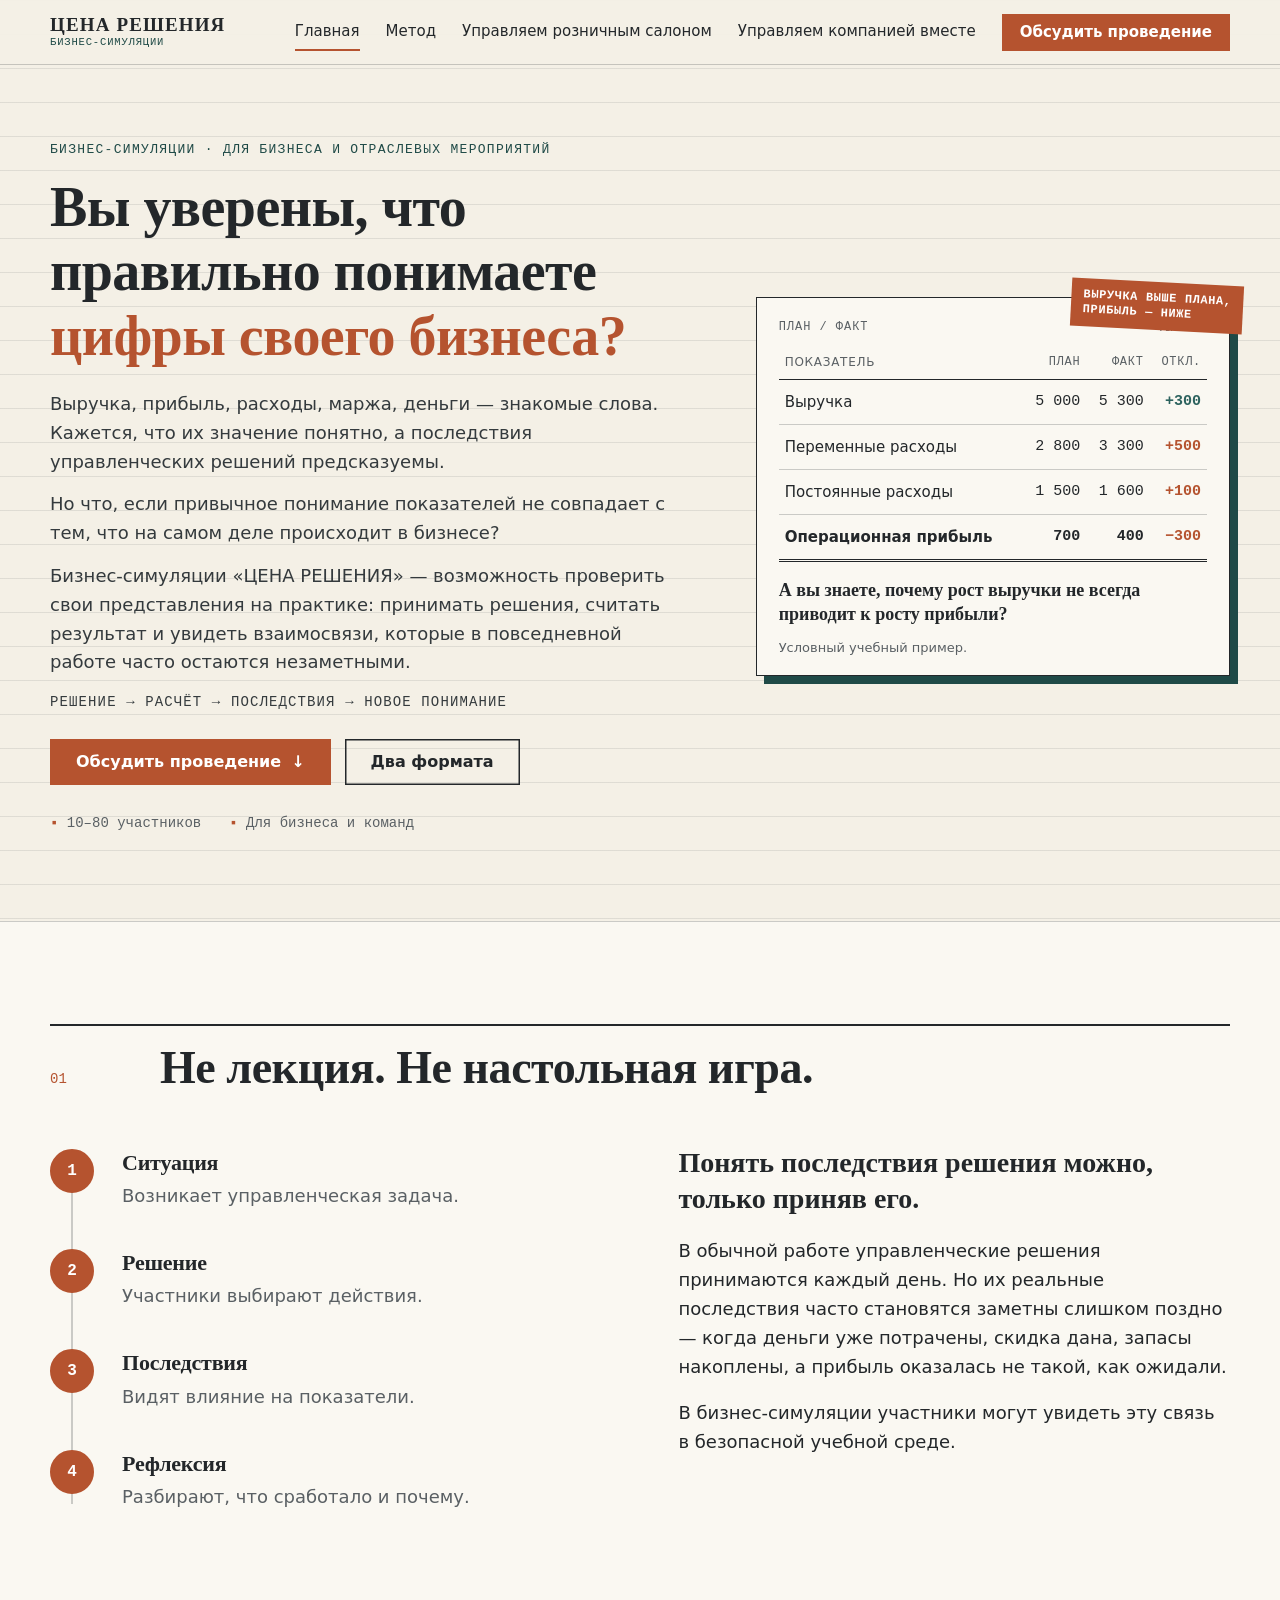
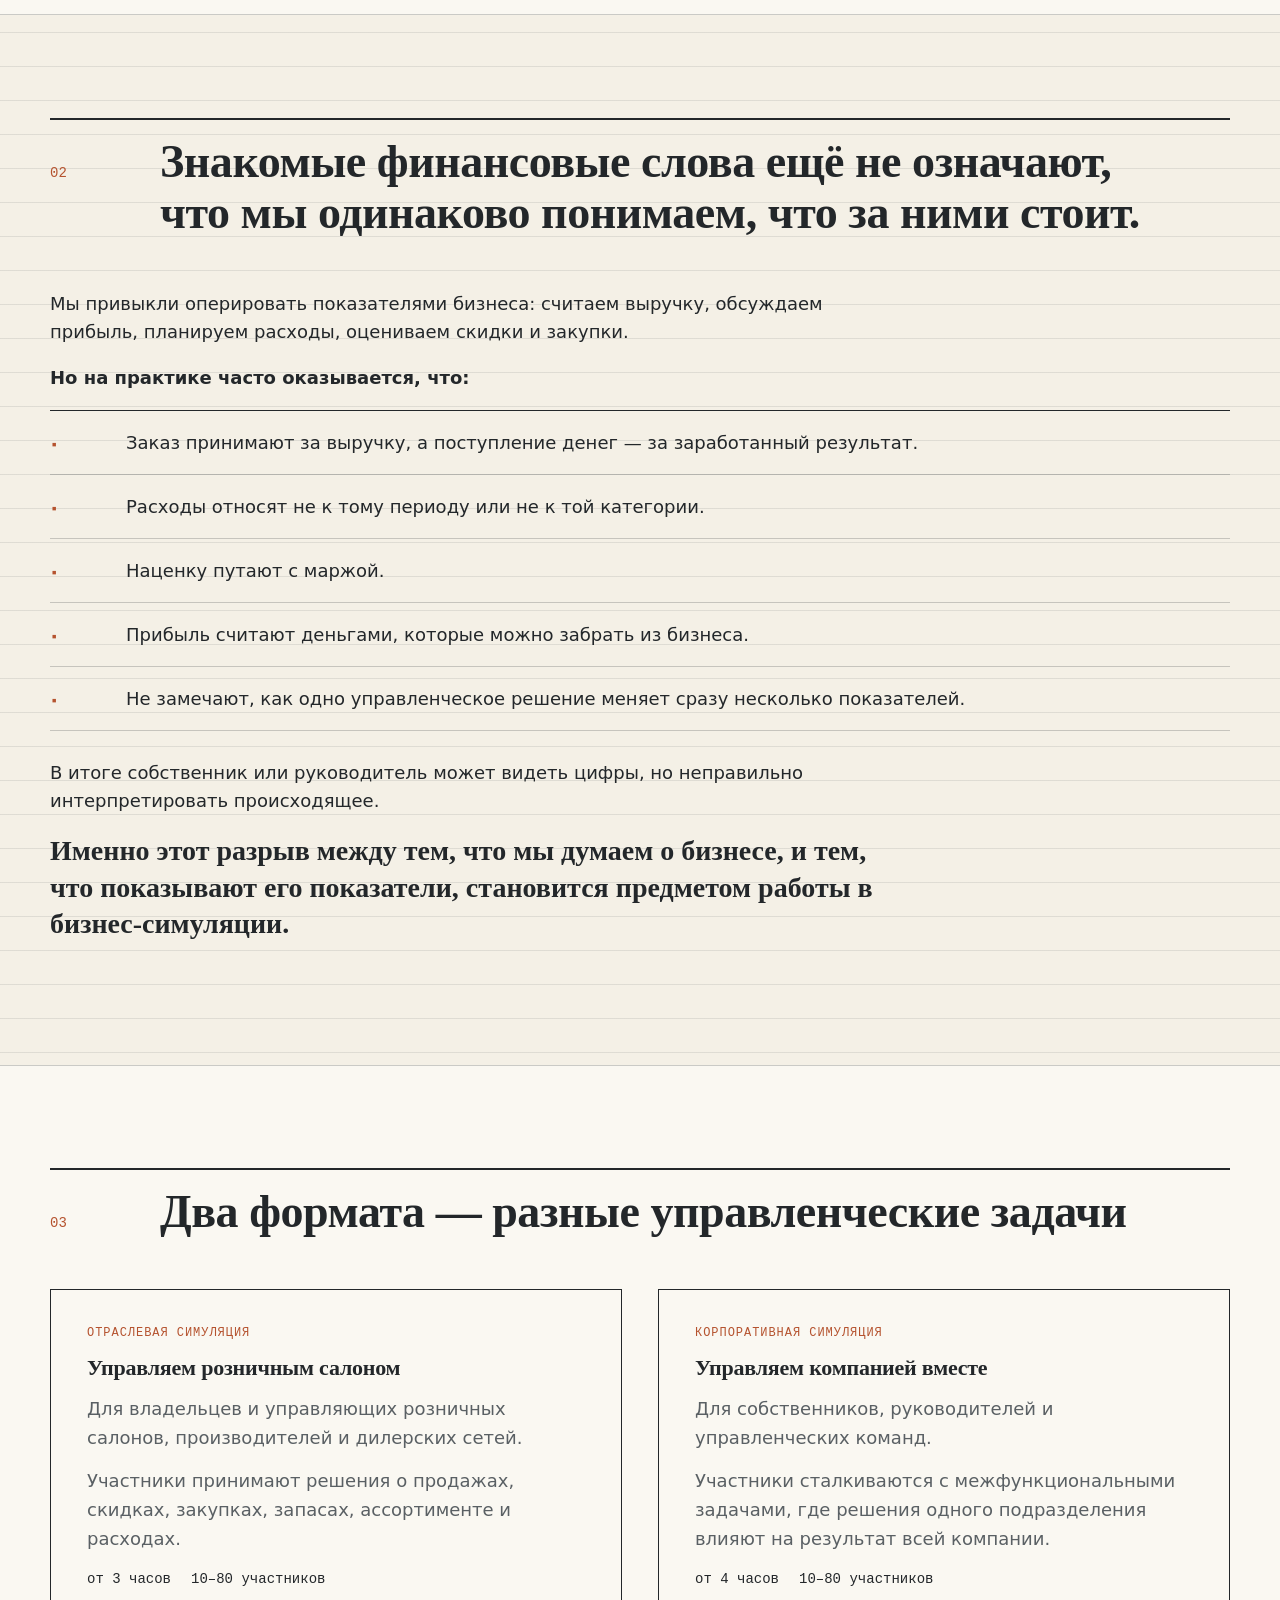
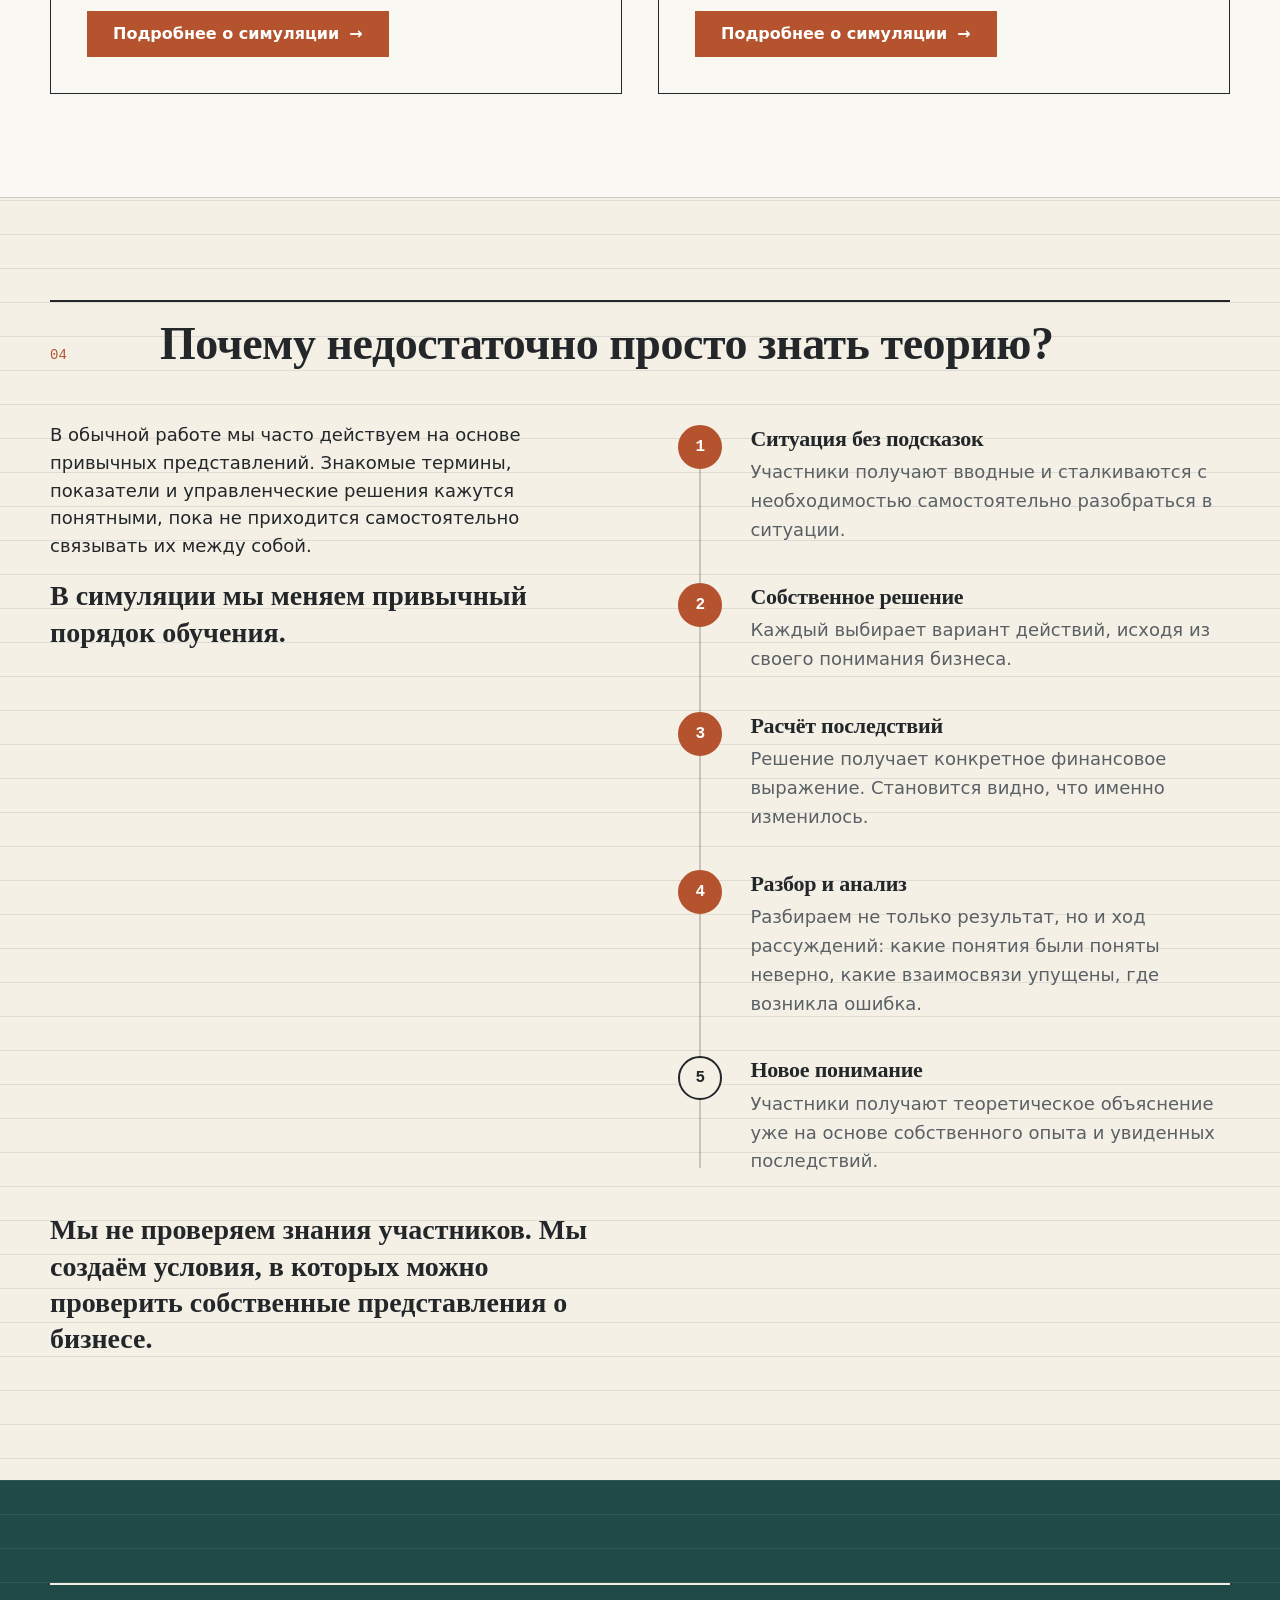
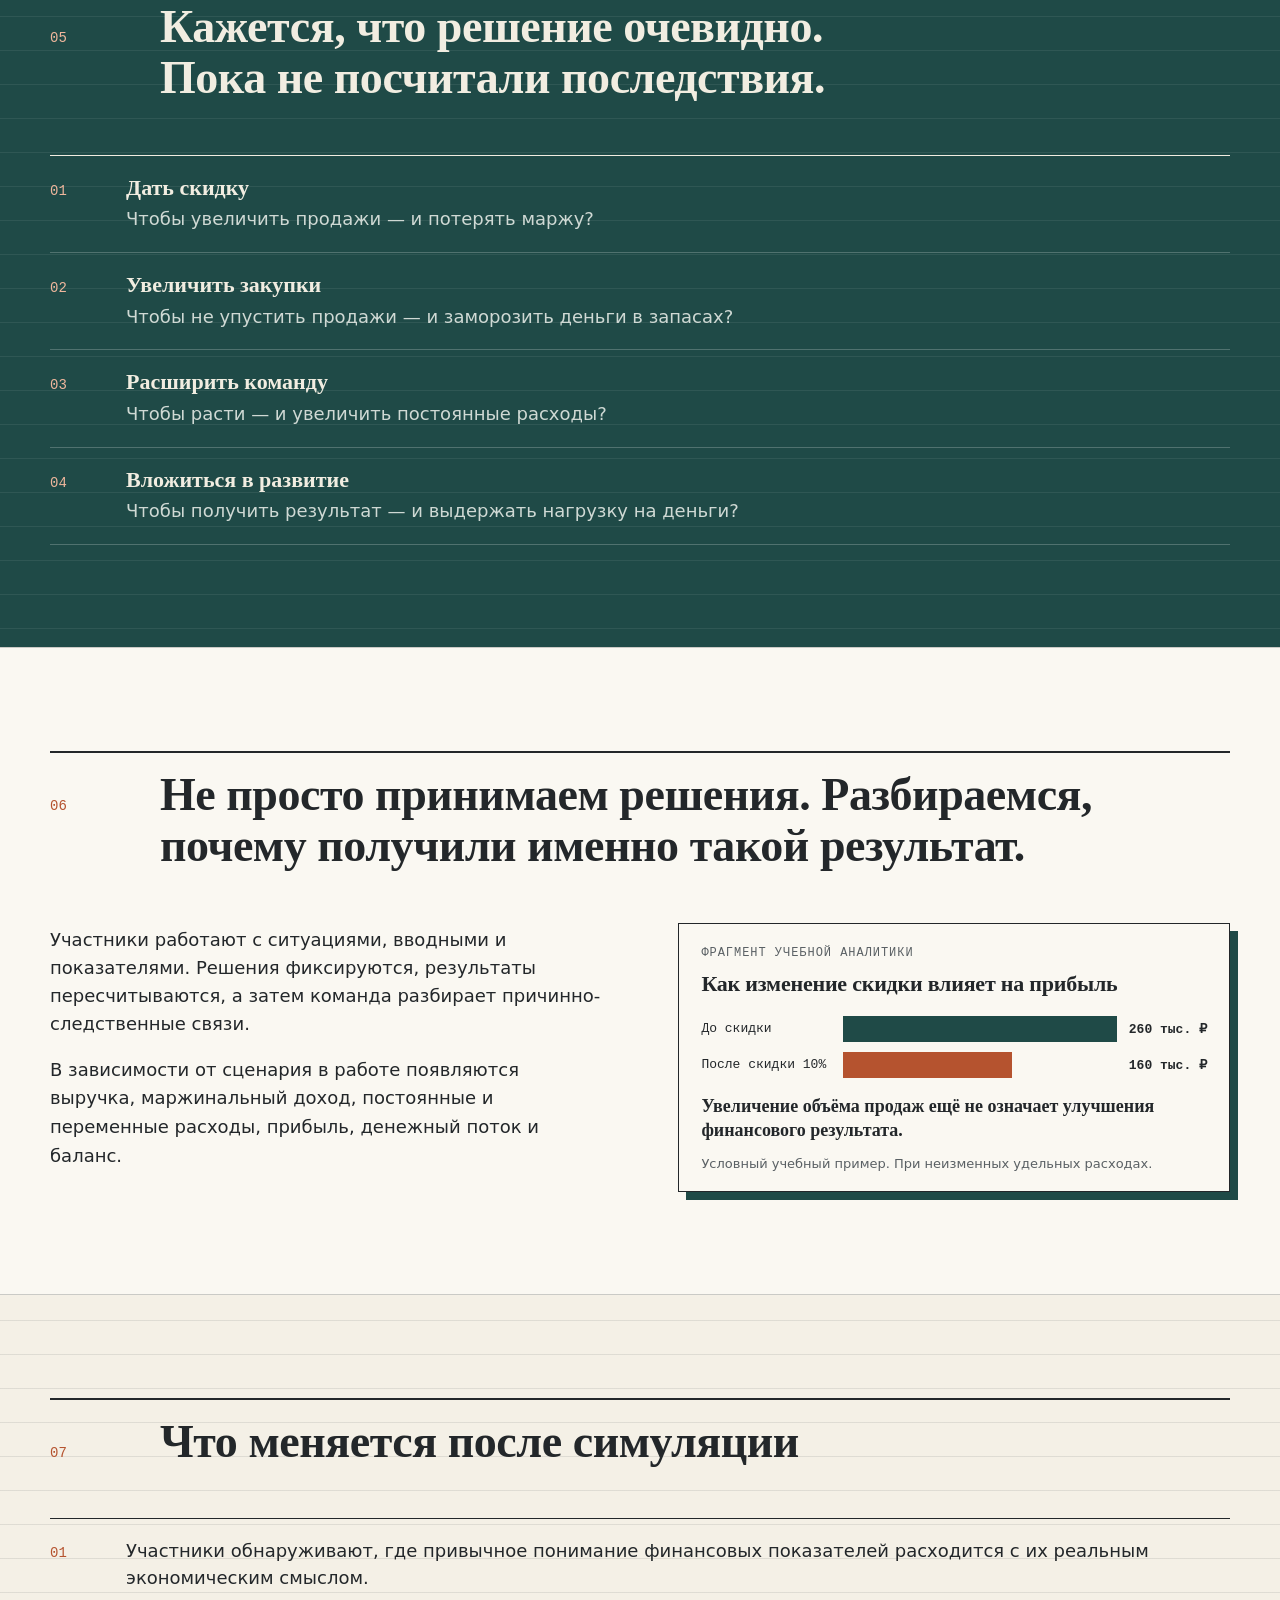
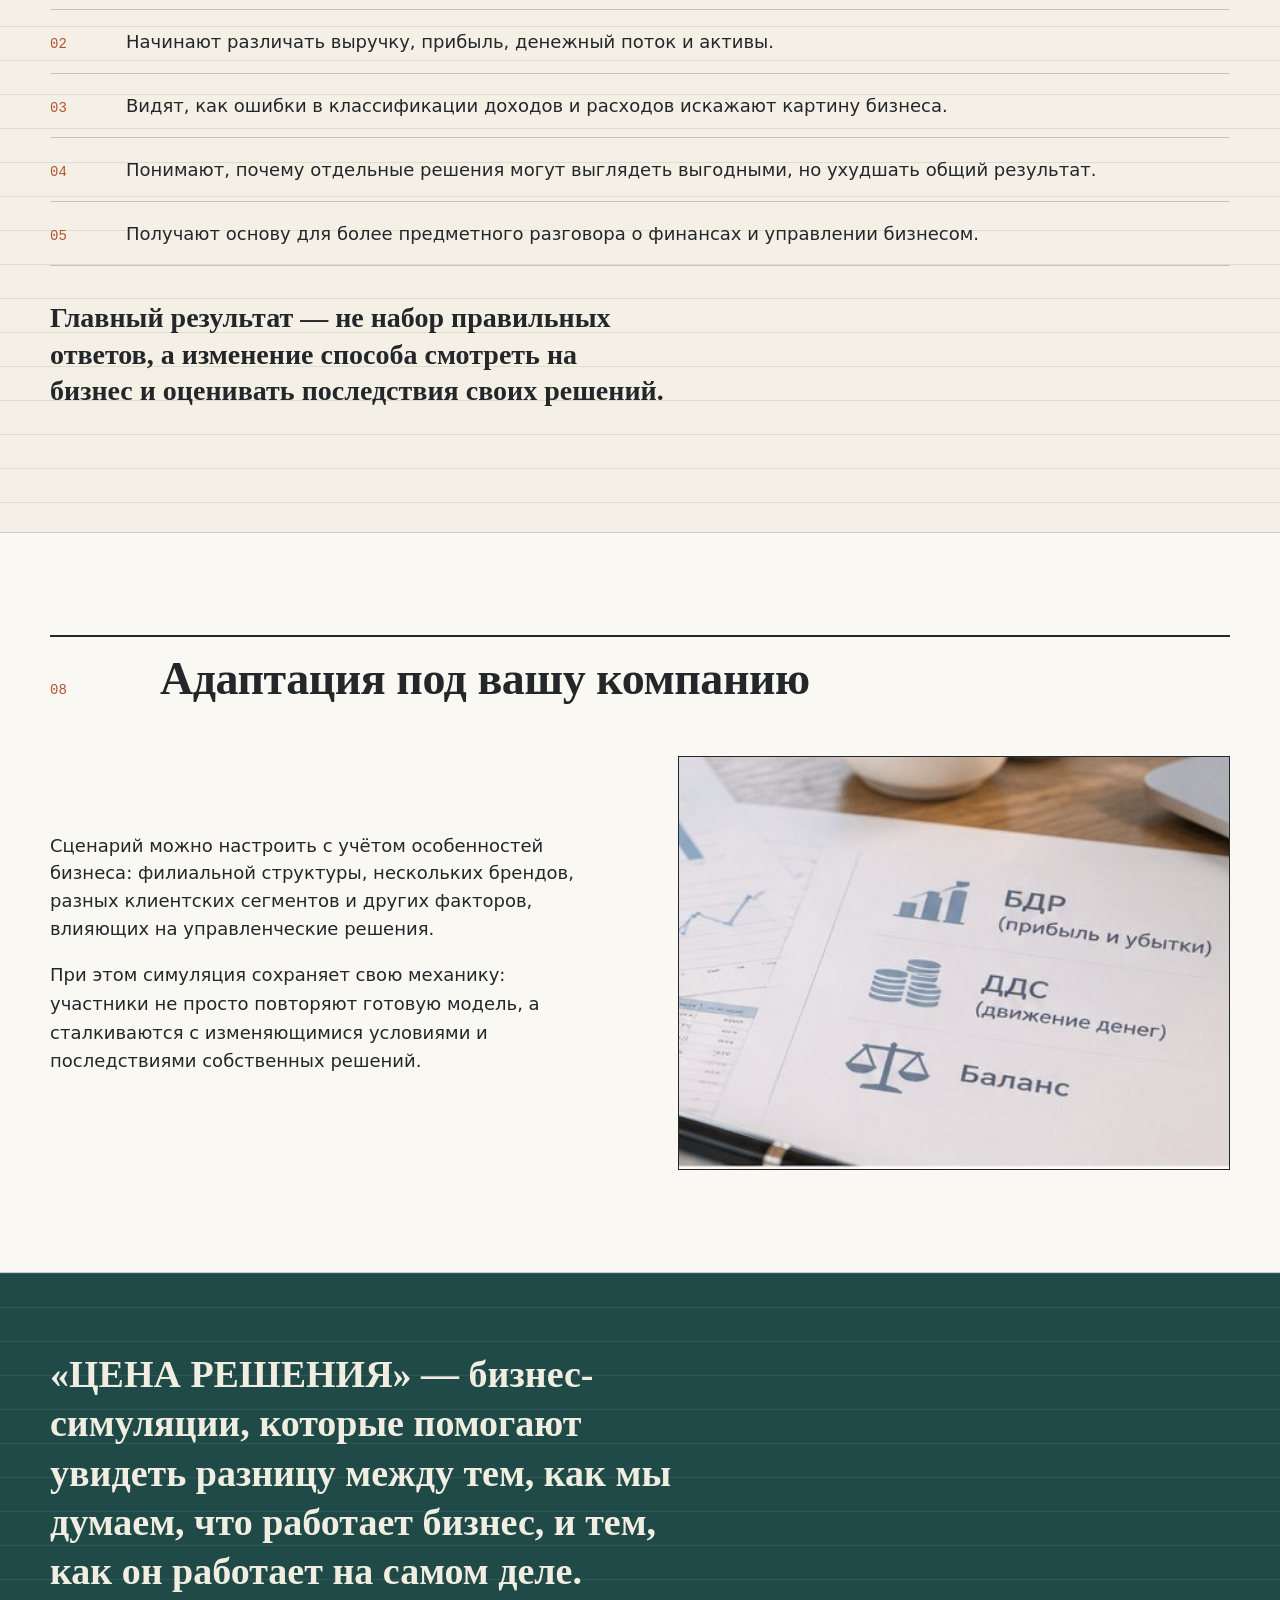
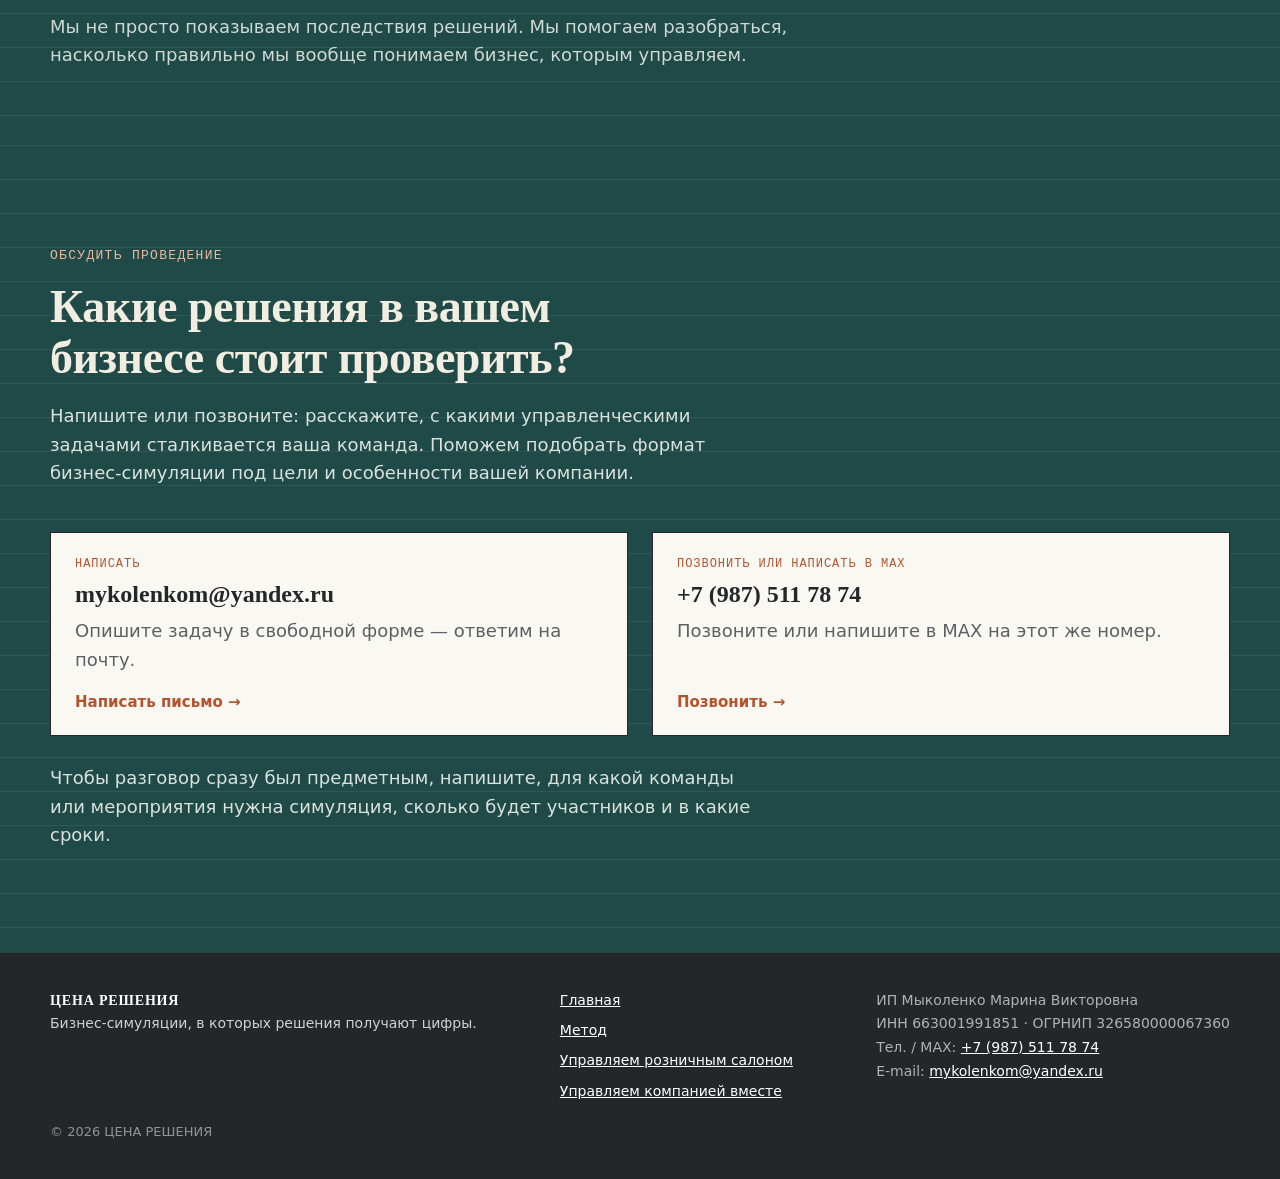
<file: index.html>
<!doctype html>
<html lang="ru">
<head>
<meta charset="utf-8">
<meta name="viewport" content="width=device-width, initial-scale=1">
<meta name="theme-color" content="#f4f0e6">
<title>ЦЕНА РЕШЕНИЯ — бизнес-симуляции, в которых решения получают цифры</title>
<meta name="description" content="Бизнес-симуляции для бизнеса и отраслевых мероприятий: проверьте привычные представления о цифрах бизнеса на практике — принимайте решения, считайте результат и анализируйте последствия.">
<meta property="og:type" content="website">
<meta property="og:title" content="ЦЕНА РЕШЕНИЯ — бизнес-симуляции, в которых решения получают цифры">
<meta property="og:description" content="Бизнес-симуляции для бизнеса и отраслевых мероприятий: проверьте привычные представления о цифрах бизнеса на практике — принимайте решения, считайте результат и анализируйте последствия.">
<meta property="og:locale" content="ru_RU">
<link rel="icon" type="image/svg+xml" href="assets/favicon.svg">
<link rel="stylesheet" href="styles.css?v=20261114a">
<noscript><style>.reveal{opacity:1;transform:none}</style></noscript>
</head>
<body>
<a class="skip" href="#main">К содержанию</a>
<header class="site-header">
  <div class="wrap header-inner">
    <a class="wordmark" href="index.html" aria-label="ЦЕНА РЕШЕНИЯ — на главную"><b>ЦЕНА РЕШЕНИЯ</b><small>бизнес-симуляции</small></a>
    <button class="menu-toggle" type="button" aria-expanded="false" aria-controls="nav">Меню</button>
    <nav class="nav" id="nav" aria-label="Основная навигация">
      <a href="index.html" aria-current="page">Главная</a>
      <a href="index.html#method">Метод</a>
      <a href="salon.html">Управляем розничным салоном</a>
      <a href="company.html">Управляем компанией вместе</a>
      <a class="btn" href="#contact" data-goal="cta_header">Обсудить проведение</a>
    </nav>
  </div>
</header>
<main id="main">
<section class="hero">
  <div class="wrap hero-grid">
    <div class="hero-copy">
      <span class="eyebrow">Бизнес-симуляции · для бизнеса и отраслевых мероприятий</span>
      <h1 class="h1-long">Вы уверены, что правильно понимаете <em>цифры своего бизнеса?</em></h1>
      <p class="lead">Выручка, прибыль, расходы, маржа, деньги — знакомые слова. Кажется, что их значение понятно, а последствия управленческих решений предсказуемы.</p>
      <p>Но что, если привычное понимание показателей не совпадает с тем, что на самом деле происходит в бизнесе?</p>
      <p>Бизнес-симуляции «ЦЕНА РЕШЕНИЯ» — возможность проверить свои представления на практике: принимать решения, считать результат и увидеть взаимосвязи, которые в повседневной работе часто остаются незаметными.</p>
      <p class="flow mono">РЕШЕНИЕ → РАСЧЁТ → ПОСЛЕДСТВИЯ → НОВОЕ ПОНИМАНИЕ</p>
      <div class="hero-actions">
        <a class="btn" href="#contact" data-goal="cta_hero">Обсудить проведение <span aria-hidden="true">↓</span></a>
        <a class="btn btn-ghost" href="#formats" data-goal="cta_choose_format">Два формата</a>
      </div>
      <ul class="hero-facts"><li>10–80 участников</li><li>Для бизнеса и команд</li></ul>
    </div>
    <div class="ledger reveal" aria-label="Учебный пример: план и факт">
      <span class="stamp">Выручка выше плана,<br>прибыль — ниже</span>
      <div class="ledger-cap"><span>План / факт</span><span>тыс. ₽</span></div>
      <table>
        <thead><tr><th>Показатель</th><th>План</th><th>Факт</th><th>Откл.</th></tr></thead>
        <tbody>
          <tr><td>Выручка</td><td>5&nbsp;000</td><td>5&nbsp;300</td><td class="pos">+300</td></tr>
          <tr><td>Переменные расходы</td><td>2&nbsp;800</td><td>3&nbsp;300</td><td class="neg">+500</td></tr>
          <tr><td>Постоянные расходы</td><td>1&nbsp;500</td><td>1&nbsp;600</td><td class="neg">+100</td></tr>
          <tr class="total"><td>Операционная прибыль</td><td>700</td><td><span data-from="700" data-to="400">400</span></td><td class="neg">−300</td></tr>
        </tbody>
      </table>
      <p class="ledger-q">А вы знаете, почему рост выручки не всегда приводит к росту прибыли?</p>
      <p class="ledger-note">Условный учебный пример.</p>
    </div>
  </div>
</section>
<section class="paper">
  <div class="wrap">
    <div class="sec-head reveal"><span class="sec-num">01</span><h2>Не лекция. Не настольная игра.</h2></div>
    <div class="method-grid">
      <ol class="axis reveal">
        <li><h3>Ситуация</h3><p>Возникает управленческая задача.</p></li>
        <li><h3>Решение</h3><p>Участники выбирают действия.</p></li>
        <li><h3>Последствия</h3><p>Видят влияние на показатели.</p></li>
        <li><h3>Рефлексия</h3><p>Разбирают, что сработало и почему.</p></li>
      </ol>
      <div class="reveal">
        <p class="pull">Понять последствия решения можно, только приняв его.</p>
        <p>В обычной работе управленческие решения принимаются каждый день. Но их реальные последствия часто становятся заметны слишком поздно — когда деньги уже потрачены, скидка дана, запасы накоплены, а прибыль оказалась не такой, как ожидали.</p>
        <p>В бизнес-симуляции участники могут увидеть эту связь в безопасной учебной среде.</p>
      </div>
    </div>
  </div>
</section>
<section class="">
  <div class="wrap">
    <div class="sec-head reveal"><span class="sec-num">02</span><h2>Знакомые финансовые слова ещё не означают, что мы одинаково понимаем, что за ними стоит.</h2></div>
    <div class="reveal" style="max-width:74ch">
      <p class="intro">Мы привыкли оперировать показателями бизнеса: считаем выручку, обсуждаем прибыль, планируем расходы, оцениваем скидки и закупки.</p>
      <p><b>Но на практике часто оказывается, что:</b></p>
    </div>
<ul class="rows reveal plain"><li><span class="n">▪</span><div><b>Заказ принимают за выручку, а поступление денег — за заработанный результат.</b></div></li><li><span class="n">▪</span><div><b>Расходы относят не к тому периоду или не к той категории.</b></div></li><li><span class="n">▪</span><div><b>Наценку путают с маржой.</b></div></li><li><span class="n">▪</span><div><b>Прибыль считают деньгами, которые можно забрать из бизнеса.</b></div></li><li><span class="n">▪</span><div><b>Не замечают, как одно управленческое решение меняет сразу несколько показателей.</b></div></li></ul>
    <div class="reveal" style="max-width:74ch;margin-top:28px">
      <p class="intro">В итоге собственник или руководитель может видеть цифры, но неправильно интерпретировать происходящее.</p>
      <p class="pull">Именно этот разрыв между тем, что мы думаем о бизнесе, и тем, что показывают его показатели, становится предметом работы в бизнес-симуляции.</p>
    </div>
  </div>
</section>
<section id="formats" class="paper">
  <div class="wrap">
    <div class="sec-head reveal"><span class="sec-num">03</span><h2>Два формата — разные управленческие задачи</h2></div>
    <div class="cards-2">
      <article class="card reveal">
        <span class="tag">Отраслевая симуляция</span>
        <h3>Управляем розничным салоном</h3>
        <p>Для владельцев и управляющих розничных салонов, производителей и дилерских сетей.</p>
        <p>Участники принимают решения о продажах, скидках, закупках, запасах, ассортименте и расходах.</p>
        <div class="meta"><span>от 3 часов</span><span>10–80 участников</span></div>
        <a class="btn" href="salon.html" data-goal="go_salon">Подробнее о симуляции <span aria-hidden="true">→</span></a>
      </article>
      <article class="card reveal">
        <span class="tag">Корпоративная симуляция</span>
        <h3>Управляем компанией вместе</h3>
        <p>Для собственников, руководителей и управленческих команд.</p>
        <p>Участники сталкиваются с межфункциональными задачами, где решения одного подразделения влияют на результат всей компании.</p>
        <div class="meta"><span>от 4 часов</span><span>10–80 участников</span></div>
        <a class="btn" href="company.html" data-goal="go_company">Подробнее о симуляции <span aria-hidden="true">→</span></a>
      </article>
    </div>
  </div>
</section>
<section id="method" class="">
  <div class="wrap">
    <div class="sec-head reveal"><span class="sec-num">04</span><h2>Почему недостаточно просто знать теорию?</h2></div>
    <div class="method-grid">
      <div class="reveal">
        <p class="intro">В обычной работе мы часто действуем на основе привычных представлений. Знакомые термины, показатели и управленческие решения кажутся понятными, пока не приходится самостоятельно связывать их между собой.</p>
        <p class="pull">В симуляции мы меняем привычный порядок обучения.</p>
      </div>
      <ol class="axis reveal">
        <li><h3>Ситуация без подсказок</h3><p>Участники получают вводные и сталкиваются с необходимостью самостоятельно разобраться в ситуации.</p></li>
        <li><h3>Собственное решение</h3><p>Каждый выбирает вариант действий, исходя из своего понимания бизнеса.</p></li>
        <li><h3>Расчёт последствий</h3><p>Решение получает конкретное финансовое выражение. Становится видно, что именно изменилось.</p></li>
        <li><h3>Разбор и анализ</h3><p>Разбираем не только результат, но и ход рассуждений: какие понятия были поняты неверно, какие взаимосвязи упущены, где возникла ошибка.</p></li>
        <li><h3>Новое понимание</h3><p>Участники получают теоретическое объяснение уже на основе собственного опыта и увиденных последствий.</p></li>
      </ol>
    </div>
    <p class="pull reveal" style="margin-top:36px;max-width:40ch">Мы не проверяем знания участников. Мы создаём условия, в которых можно проверить собственные представления о бизнесе.</p>
  </div>
</section>
<section class="dark">
  <div class="wrap">
    <div class="sec-head reveal"><span class="sec-num">05</span><h2>Кажется, что решение очевидно. Пока не посчитали последствия.</h2></div>
<ul class="rows reveal"><li><span class="n">01</span><div><b>Дать скидку</b><span class="d">Чтобы увеличить продажи — и потерять маржу?</span></div></li><li><span class="n">02</span><div><b>Увеличить закупки</b><span class="d">Чтобы не упустить продажи — и заморозить деньги в запасах?</span></div></li><li><span class="n">03</span><div><b>Расширить команду</b><span class="d">Чтобы расти — и увеличить постоянные расходы?</span></div></li><li><span class="n">04</span><div><b>Вложиться в развитие</b><span class="d">Чтобы получить результат — и выдержать нагрузку на деньги?</span></div></li></ul>
  </div>
</section>
<section class="paper">
  <div class="wrap">
    <div class="sec-head reveal"><span class="sec-num">06</span><h2>Не просто принимаем решения. Разбираемся, почему получили именно такой результат.</h2></div>
    <div class="split">
      <div class="reveal">
        <p class="intro">Участники работают с ситуациями, вводными и показателями. Решения фиксируются, результаты пересчитываются, а затем команда разбирает причинно-следственные связи.</p>
        <p>В зависимости от сценария в работе появляются выручка, маржинальный доход, постоянные и переменные расходы, прибыль, денежный поток и баланс.</p>
      </div>
      <div class="ledger reveal" aria-label="Фрагмент учебной аналитики">
        <div class="ledger-cap"><span>Фрагмент учебной аналитики</span></div>
        <h3 style="margin:6px 0 18px">Как изменение скидки влияет на прибыль</h3>
        <div class="bar"><span>До скидки</span><i style="width:100%"></i><b>260 тыс. ₽</b></div>
        <div class="bar alt"><span>После скидки 10%</span><i style="width:61.5%"></i><b>160 тыс. ₽</b></div>
        <p class="ledger-q">Увеличение объёма продаж ещё не означает улучшения финансового результата.</p>
        <p class="ledger-note">Условный учебный пример. При неизменных удельных расходах.</p>
      </div>
    </div>
  </div>
</section>
<section class="">
  <div class="wrap">
    <div class="sec-head reveal"><span class="sec-num">07</span><h2>Что меняется после симуляции</h2></div>
<ul class="rows reveal plain"><li><span class="n">01</span><div><b>Участники обнаруживают, где привычное понимание финансовых показателей расходится с их реальным экономическим смыслом.</b></div></li><li><span class="n">02</span><div><b>Начинают различать выручку, прибыль, денежный поток и активы.</b></div></li><li><span class="n">03</span><div><b>Видят, как ошибки в классификации доходов и расходов искажают картину бизнеса.</b></div></li><li><span class="n">04</span><div><b>Понимают, почему отдельные решения могут выглядеть выгодными, но ухудшать общий результат.</b></div></li><li><span class="n">05</span><div><b>Получают основу для более предметного разговора о финансах и управлении бизнесом.</b></div></li></ul>
    <p class="pull reveal" style="margin-top:34px;max-width:44ch">Главный результат — не набор правильных ответов, а изменение способа смотреть на бизнес и оценивать последствия своих решений.</p>
  </div>
</section>
<section class="paper">
  <div class="wrap">
    <div class="sec-head reveal"><span class="sec-num">08</span><h2>Адаптация под вашу компанию</h2></div>
    <div class="split">
      <div class="reveal">
        <p class="intro">Сценарий можно настроить с учётом особенностей бизнеса: филиальной структуры, нескольких брендов, разных клиентских сегментов и других факторов, влияющих на управленческие решения.</p>
        <p>При этом симуляция сохраняет свою механику: участники не просто повторяют готовую модель, а сталкиваются с изменяющимися условиями и последствиями собственных решений.</p>
      </div>
      <figure class="photo reveal"><img src="assets/photos/home-adapt.jpg" alt="Рабочие столы команд с раздаточными материалами" width="453" height="324" loading="lazy" decoding="async"></figure>
    </div>
  </div>
</section>
<section class="dark band">
  <div class="wrap">
    <p class="pull big reveal" style="max-width:34ch;margin:0 0 16px">«ЦЕНА РЕШЕНИЯ» — бизнес-симуляции, которые помогают увидеть разницу между тем, как мы думаем, что работает бизнес, и тем, как он работает на самом деле.</p>
    <p class="reveal intro" style="margin:0;color:#cfd9d4">Мы не просто показываем последствия решений. Мы помогаем разобраться, насколько правильно мы вообще понимаем бизнес, которым управляем.</p>
  </div>
</section>
<section class="contact" id="contact">
  <div class="wrap">
    <div class="reveal">
      <span class="eyebrow" style="color:#f0b79d">Обсудить проведение</span>
      <h2>Какие решения в вашем бизнесе стоит проверить?</h2>
      <p class="lead">Напишите или позвоните: расскажите, с какими управленческими задачами сталкивается ваша команда. Поможем подобрать формат бизнес-симуляции под цели и особенности вашей компании.</p>
    </div>
    <div class="contact-cards reveal"><a class="ccard" href="mailto:mykolenkom@yandex.ru?subject=%D0%9E%D0%B1%D1%81%D1%83%D0%B4%D0%B8%D1%82%D1%8C%20%D0%BF%D1%80%D0%BE%D0%B2%D0%B5%D0%B4%D0%B5%D0%BD%D0%B8%D0%B5%20%D0%B1%D0%B8%D0%B7%D0%BD%D0%B5%D1%81-%D1%81%D0%B8%D0%BC%D1%83%D0%BB%D1%8F%D1%86%D0%B8%D0%B8" data-goal="cta_email"><span class="ctag">Написать</span><b>mykolenkom@yandex.ru</b><span class="cd">Опишите задачу в свободной форме — ответим на почту.</span><span class="go">Написать письмо →</span></a><a class="ccard" href="tel:+79875117874" data-goal="cta_phone"><span class="ctag">Позвонить или написать в MAX</span><b>+7 (987) 511 78 74</b><span class="cd">Позвоните или напишите в MAX на этот же номер.</span><span class="go">Позвонить →</span></a></div>
    <p class="contact-note reveal">Чтобы разговор сразу был предметным, напишите, для какой команды или мероприятия нужна симуляция, сколько будет участников и в какие сроки.</p>
  </div>
</section>
</main>
<footer class="footer">
  <div class="wrap footer-inner">
    <div><b style="font-family:var(--serif);letter-spacing:.06em;color:#fff">ЦЕНА РЕШЕНИЯ</b><br>Бизнес-симуляции, в которых решения получают цифры.</div>
    <nav aria-label="Нижняя навигация">
      <a href="index.html">Главная</a>
      <a href="index.html#method">Метод</a>
      <a href="salon.html">Управляем розничным салоном</a>
      <a href="company.html">Управляем компанией вместе</a>
    </nav>
    <div class="req">ИП Мыколенко Марина Викторовна<br>ИНН 663001991851 · ОГРНИП 326580000067360<br>Тел. / MAX: <a href="tel:+79875117874">+7 (987) 511 78 74</a><br>E-mail: <a href="mailto:mykolenkom@yandex.ru">mykolenkom@yandex.ru</a></div>
    <small class="copy">© <span id="year">2026</span> ЦЕНА РЕШЕНИЯ</small>
  </div>
</footer>
<script src="script.js?v=20261114a" defer></script>
</body>
</html>
</file>
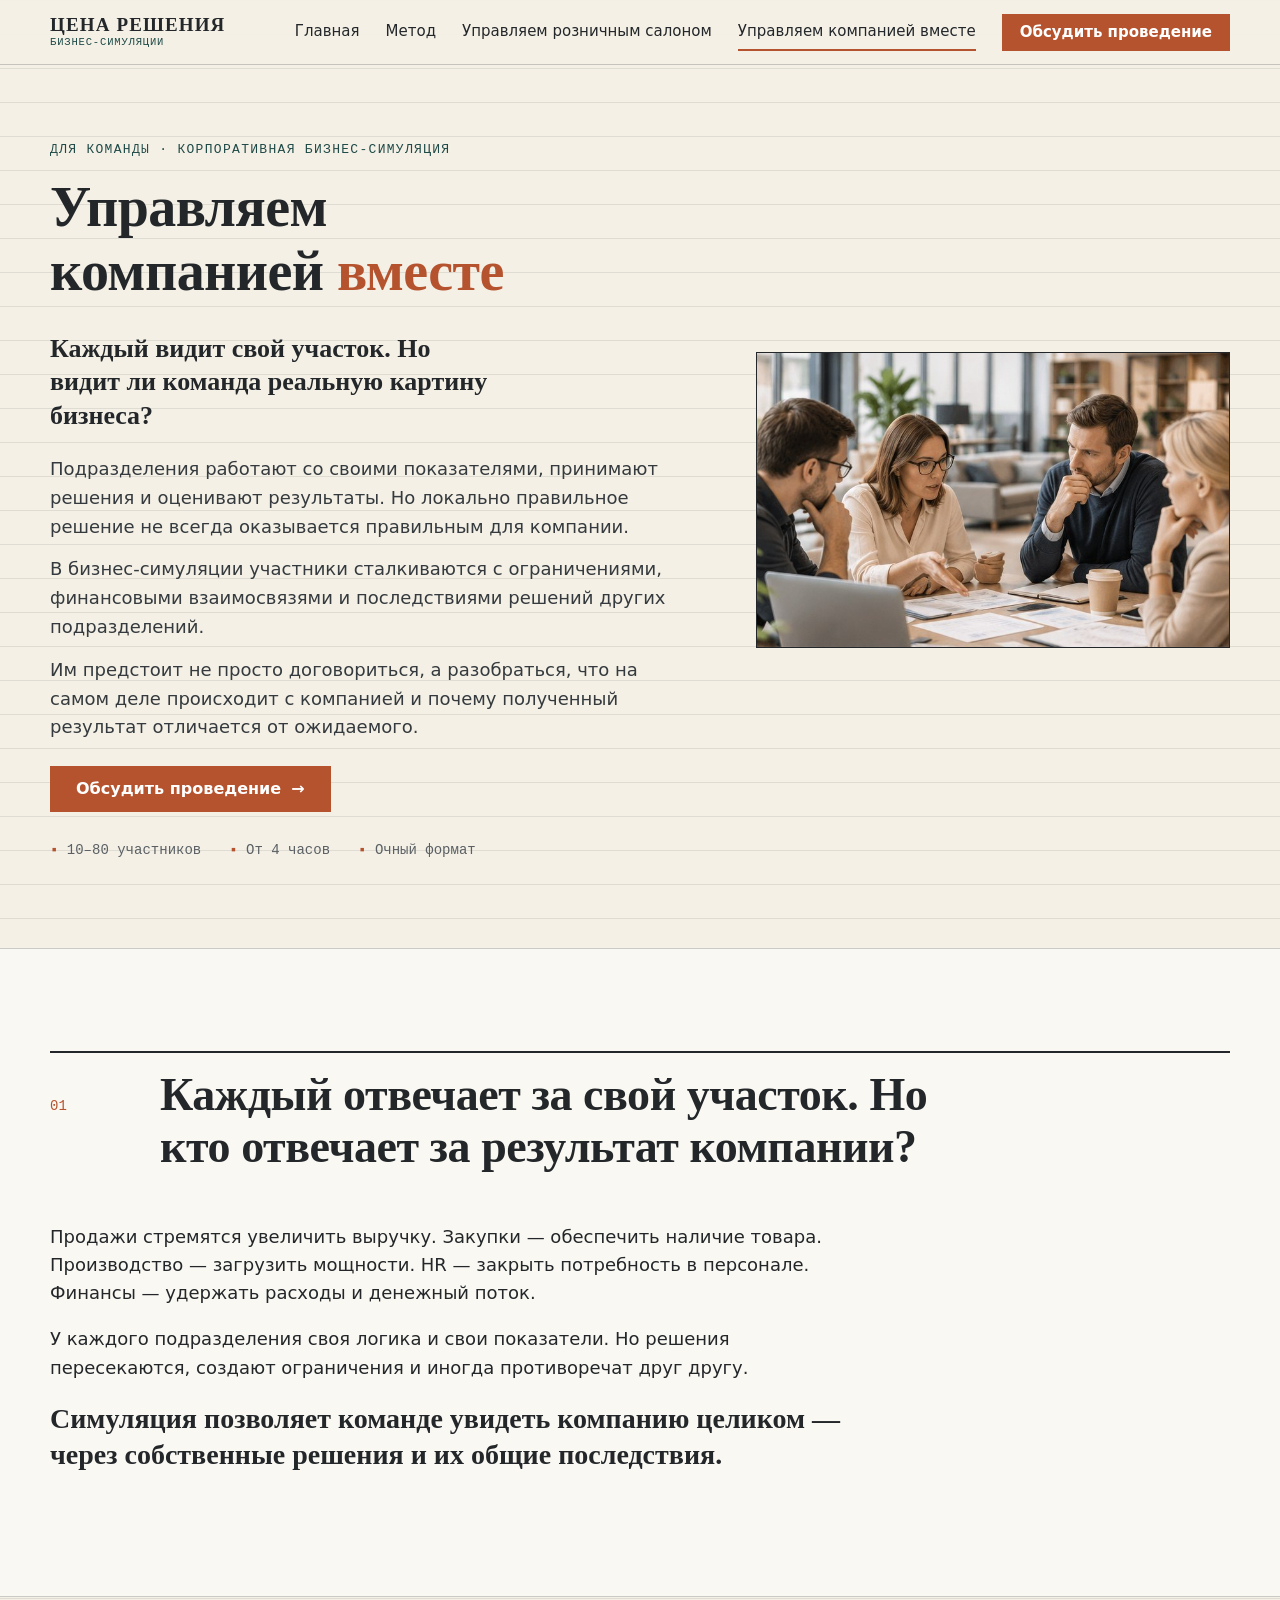
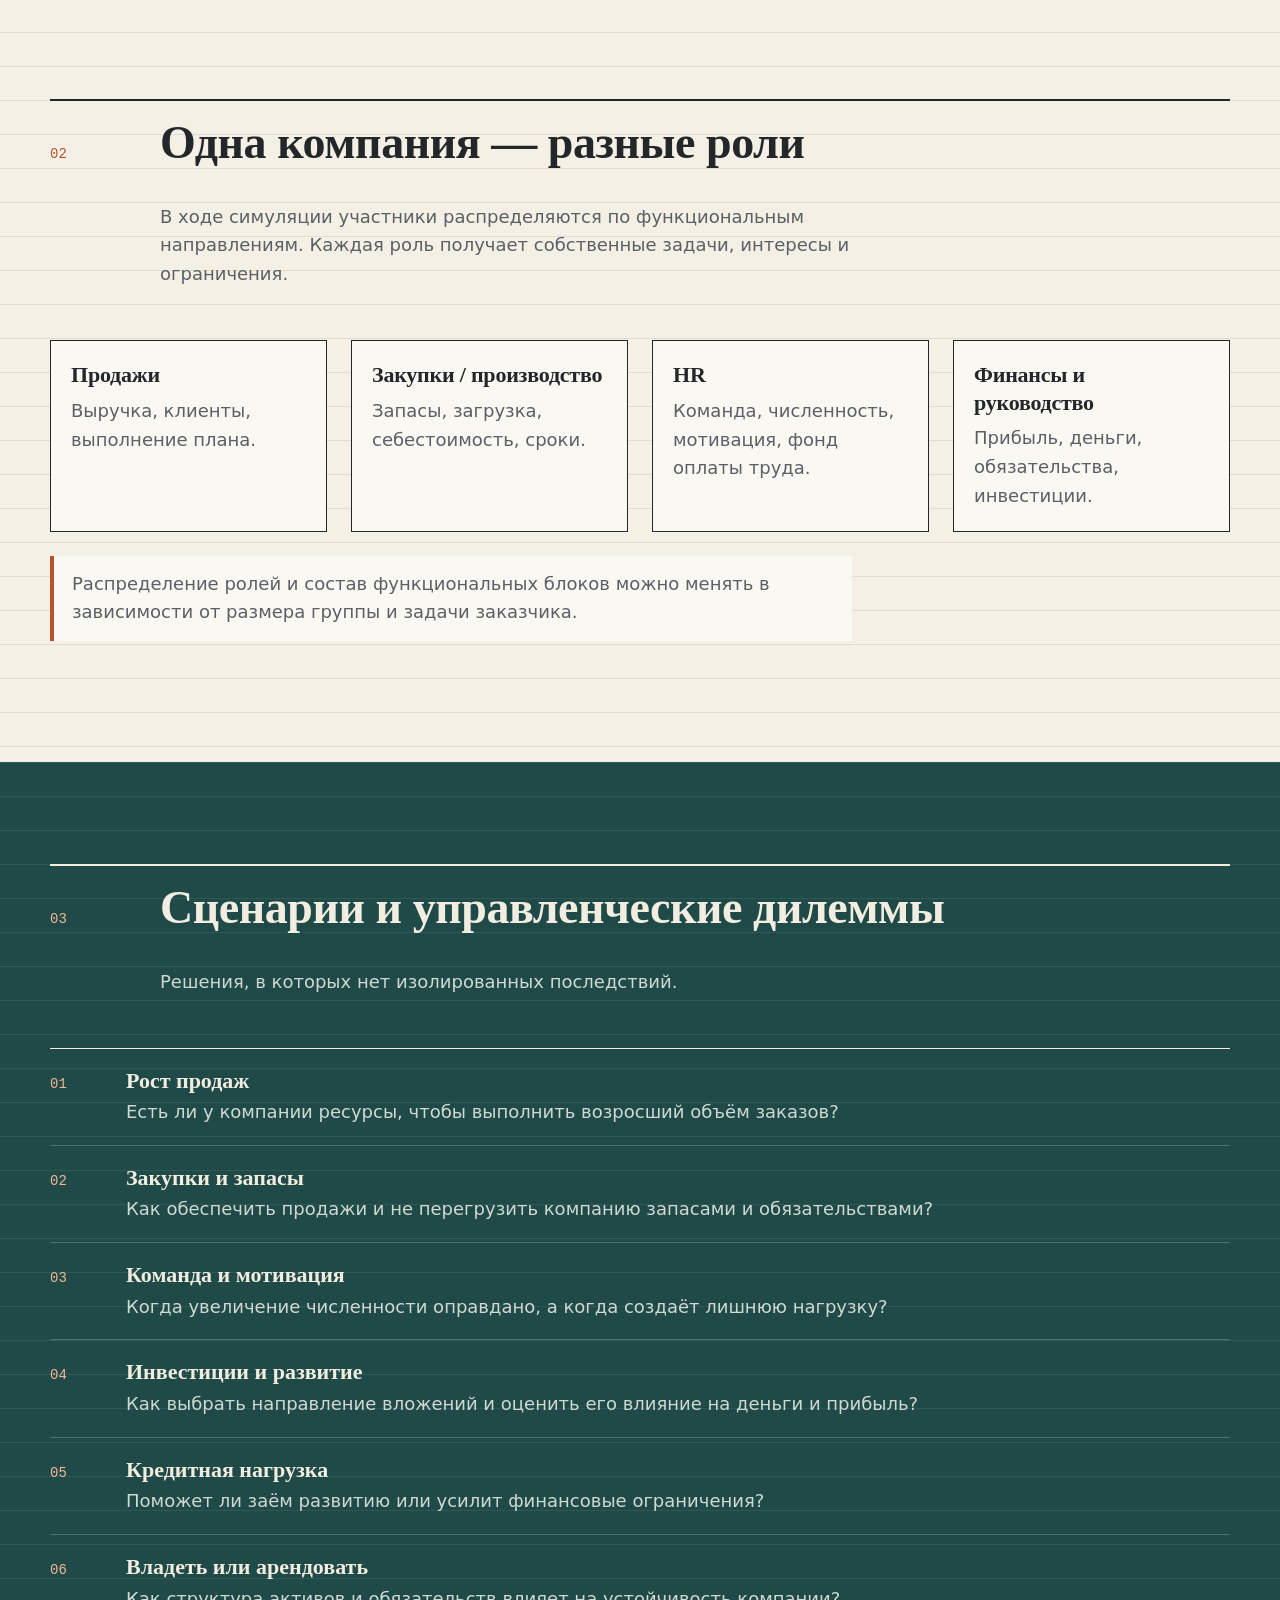
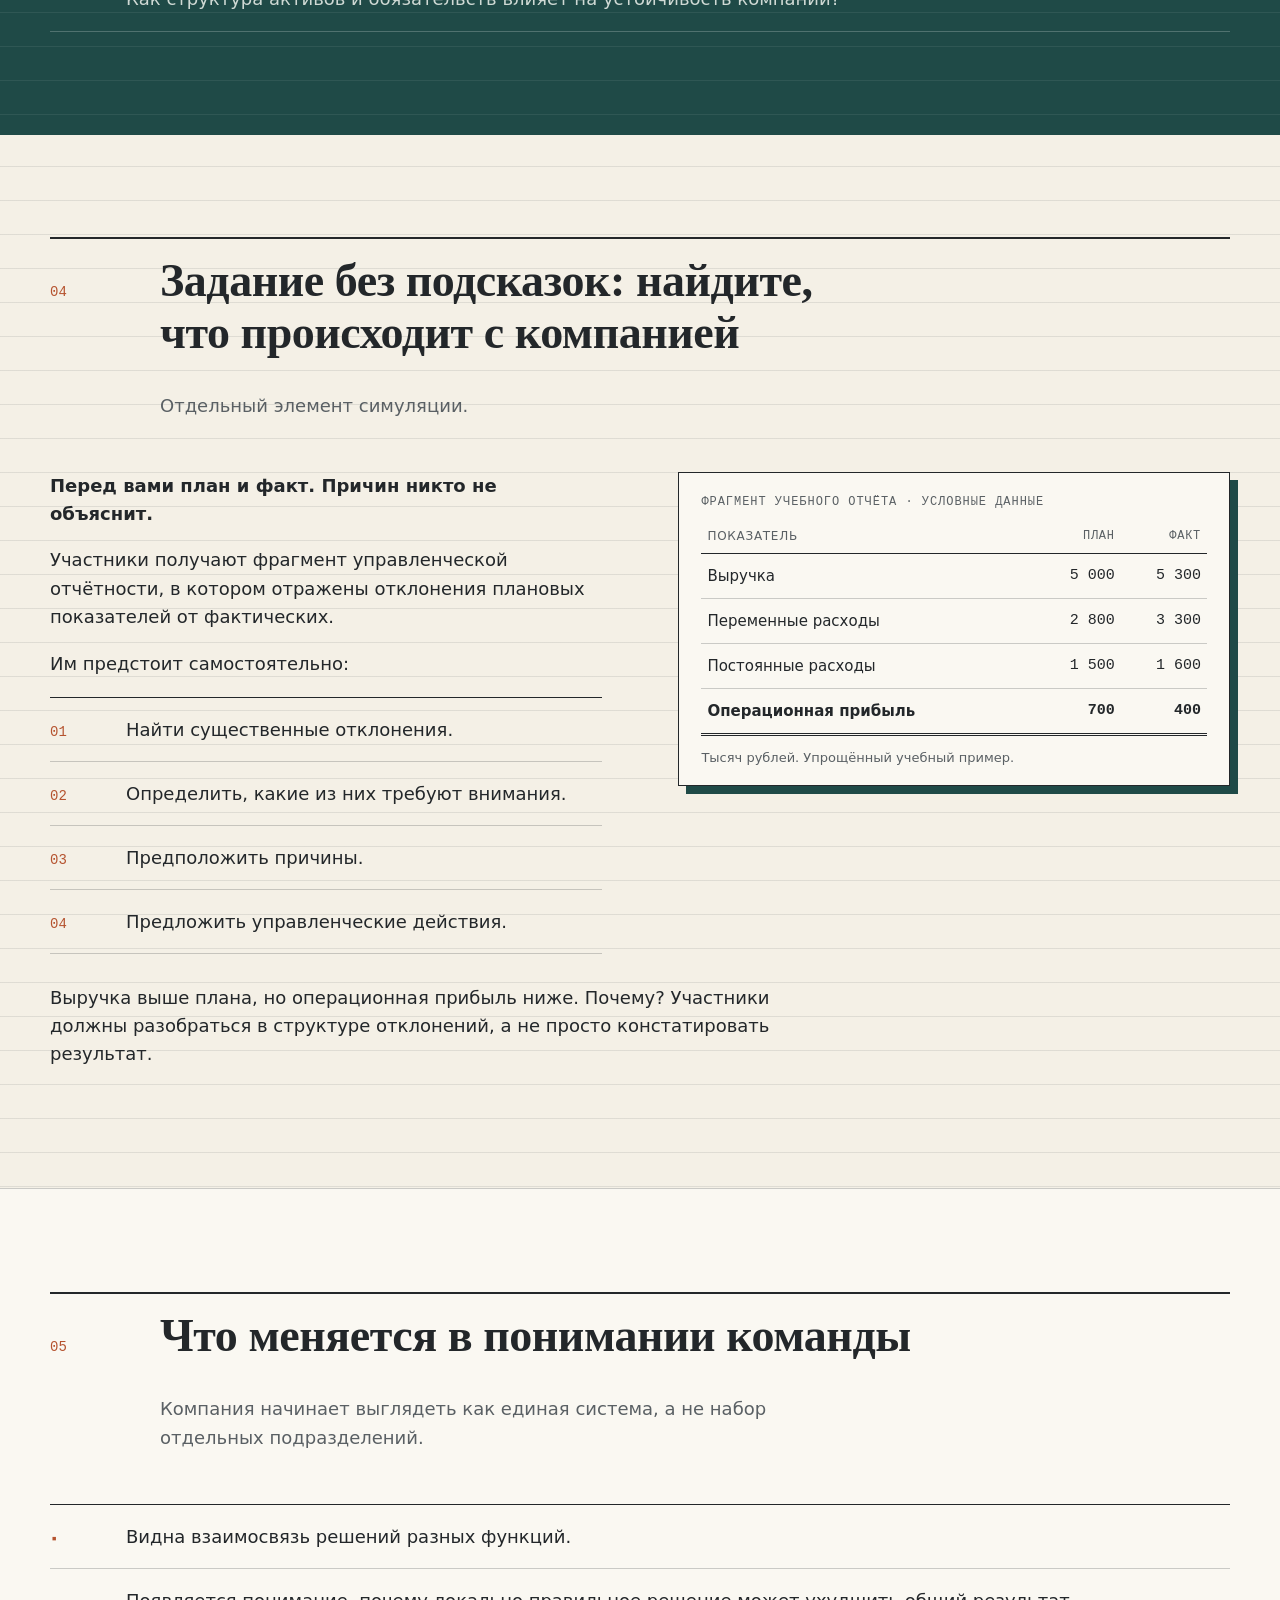
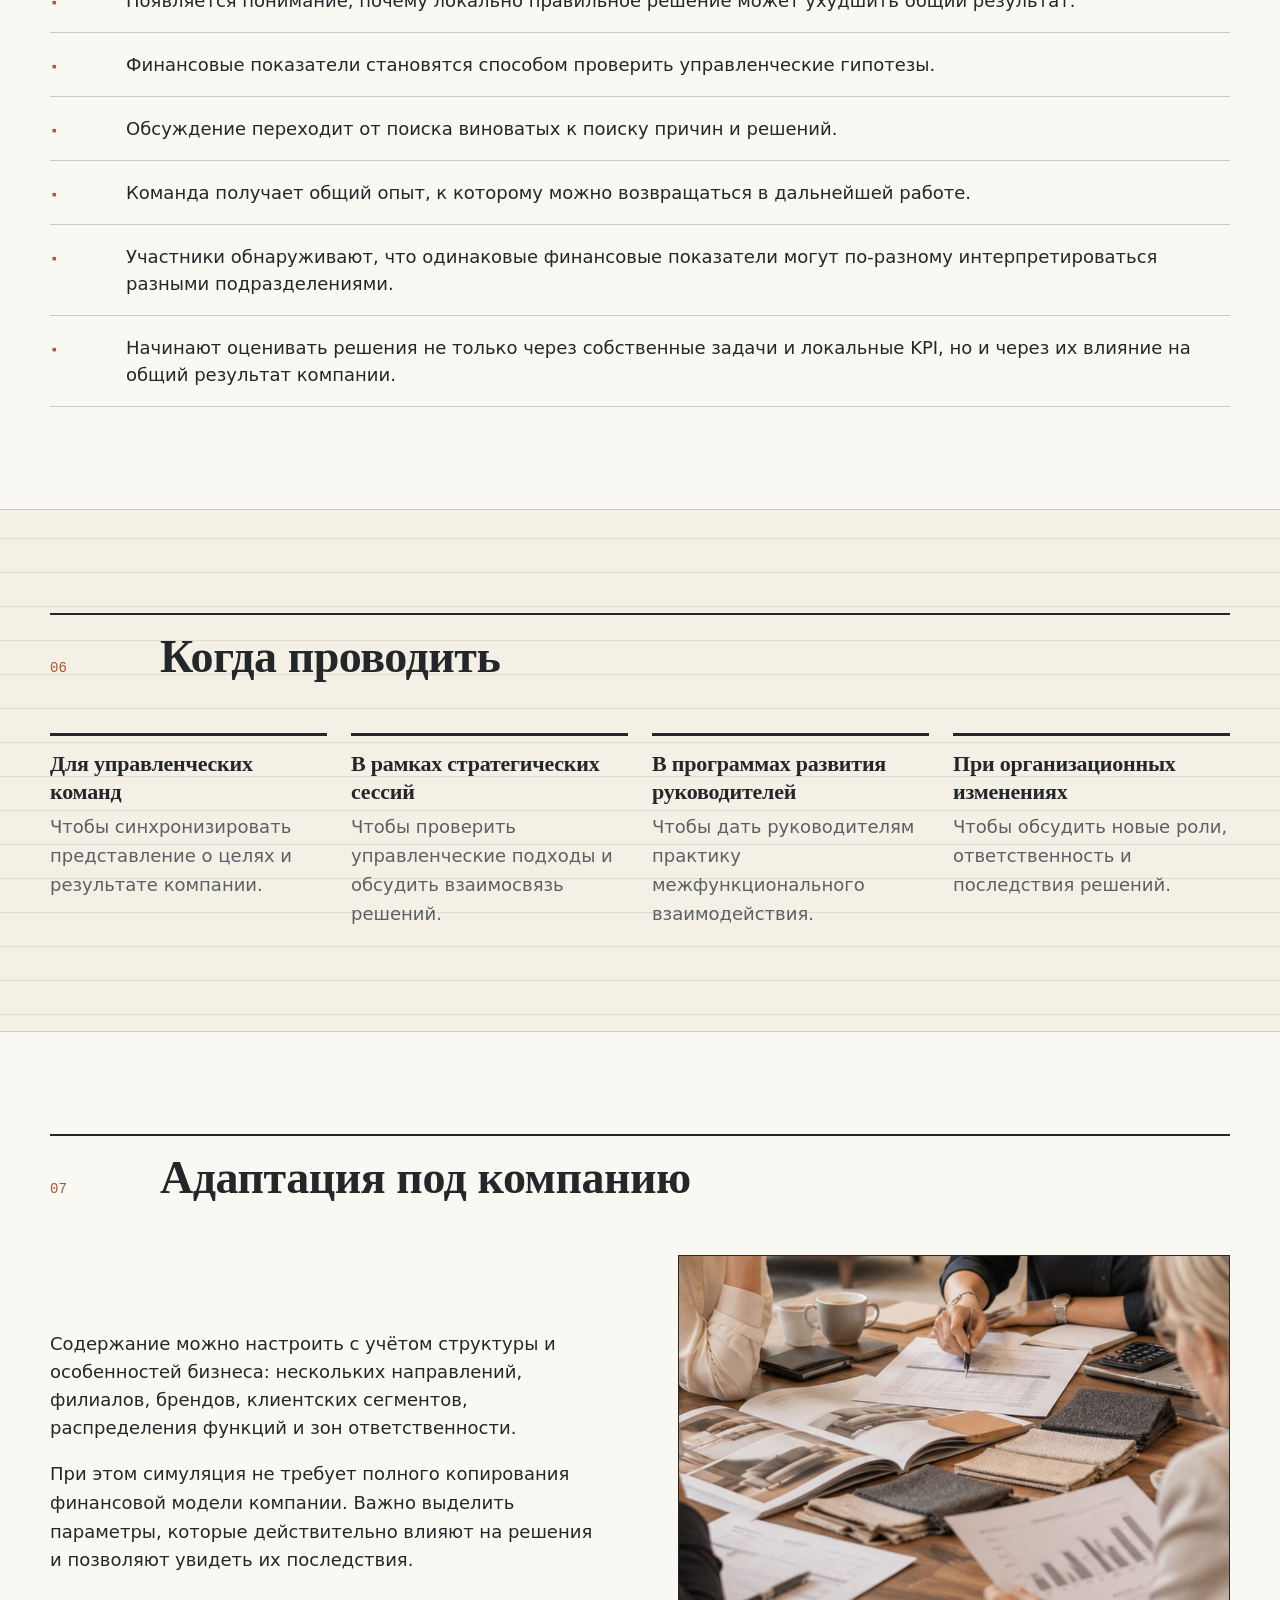
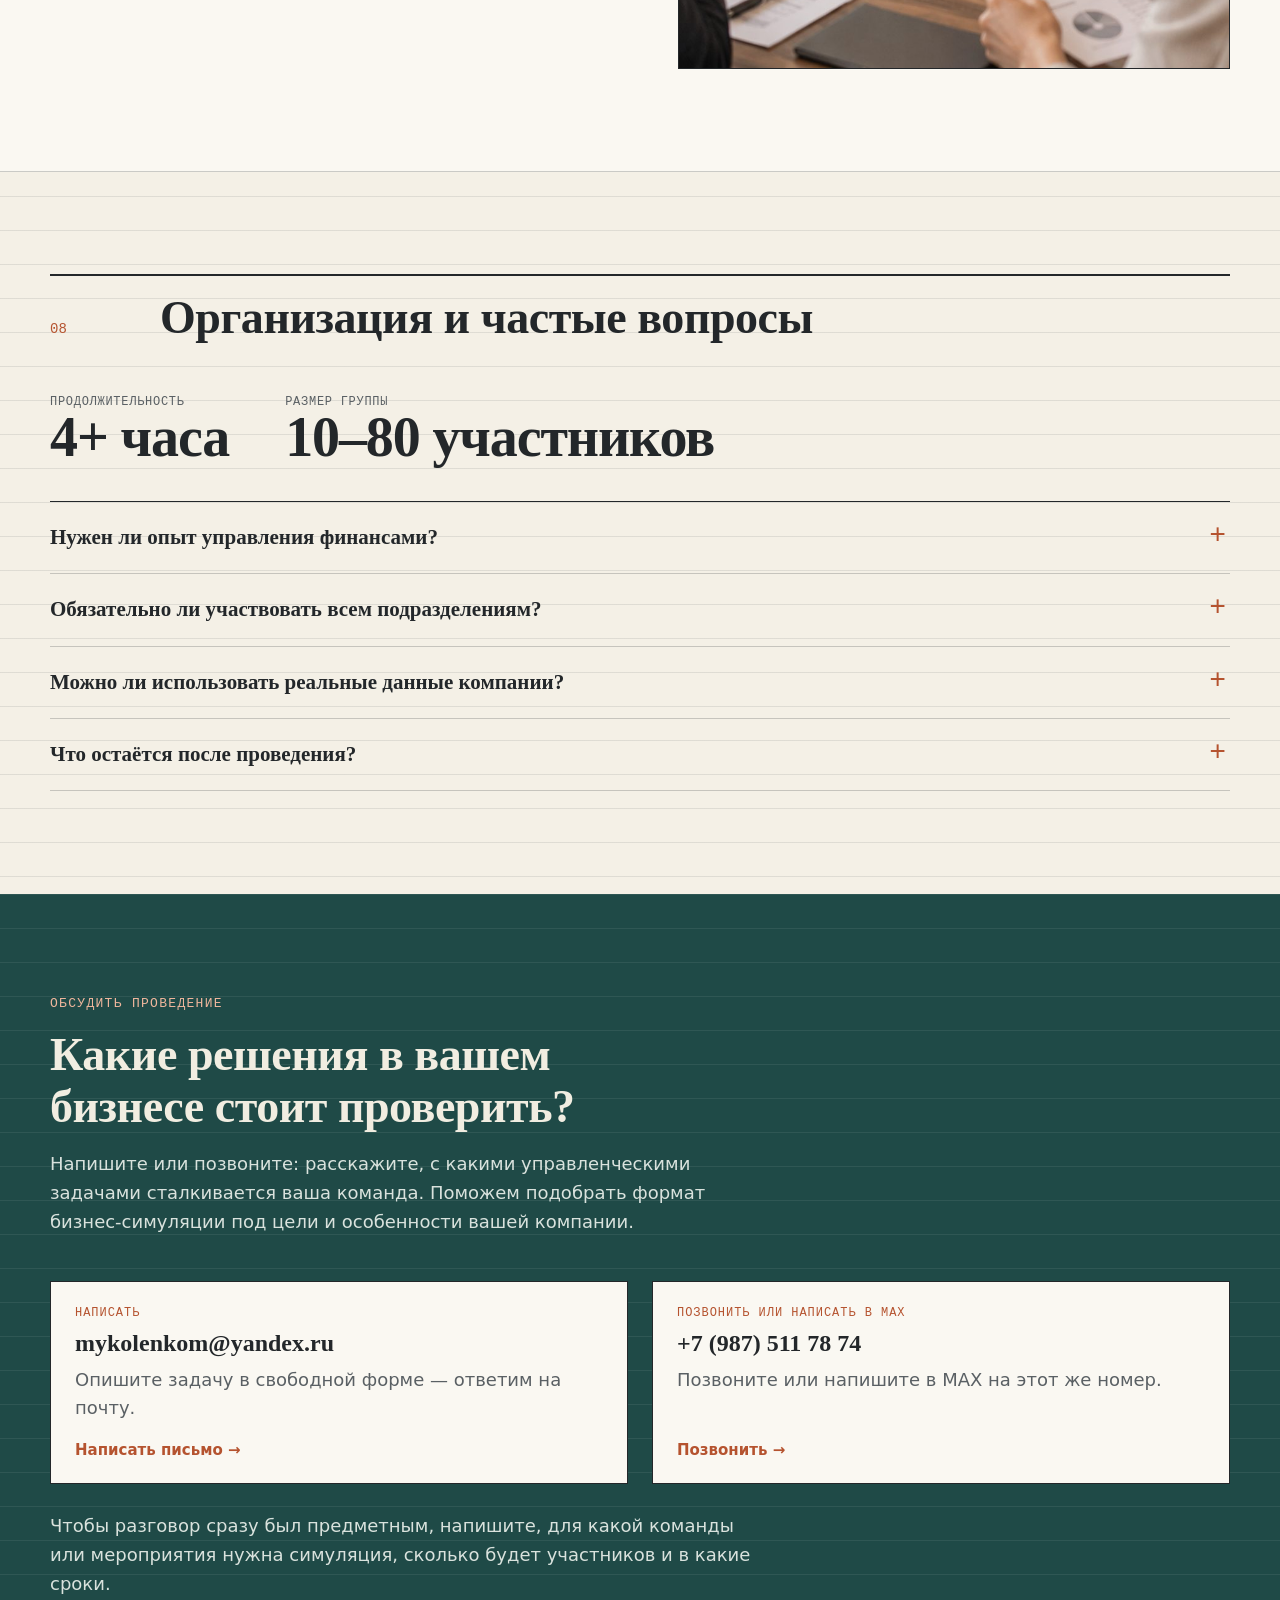
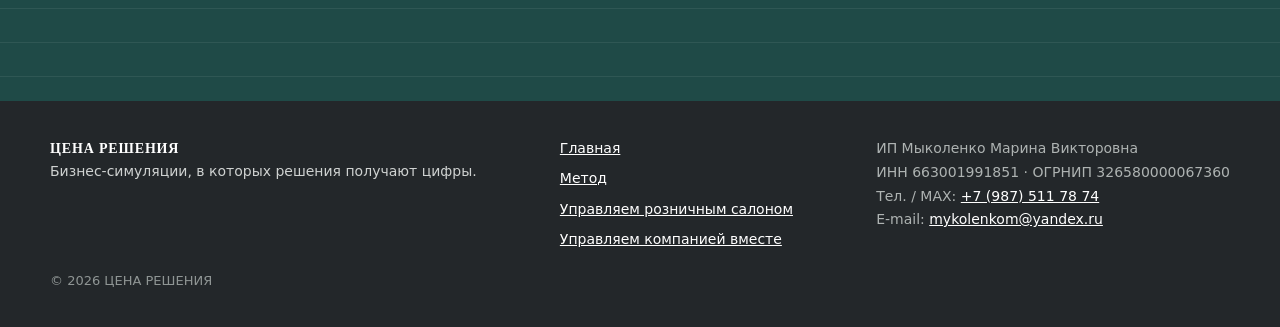
<file: company.html>
<!doctype html>
<html lang="ru">
<head>
<meta charset="utf-8">
<meta name="viewport" content="width=device-width, initial-scale=1">
<meta name="theme-color" content="#f4f0e6">
<title>Управляем компанией вместе — корпоративная бизнес-симуляция | ЦЕНА РЕШЕНИЯ</title>
<meta name="description" content="Корпоративная бизнес-симуляция для управленческих команд: решения подразделений, финансовые взаимосвязи и общий результат компании. От 4 часов, 10–80 участников.">
<meta property="og:type" content="website">
<meta property="og:title" content="Управляем компанией вместе — корпоративная бизнес-симуляция | ЦЕНА РЕШЕНИЯ">
<meta property="og:description" content="Корпоративная бизнес-симуляция для управленческих команд: решения подразделений, финансовые взаимосвязи и общий результат компании. От 4 часов, 10–80 участников.">
<meta property="og:locale" content="ru_RU">
<link rel="icon" type="image/svg+xml" href="assets/favicon.svg">
<link rel="stylesheet" href="styles.css?v=20261114a">
<noscript><style>.reveal{opacity:1;transform:none}</style></noscript>
</head>
<body>
<a class="skip" href="#main">К содержанию</a>
<header class="site-header">
  <div class="wrap header-inner">
    <a class="wordmark" href="index.html" aria-label="ЦЕНА РЕШЕНИЯ — на главную"><b>ЦЕНА РЕШЕНИЯ</b><small>бизнес-симуляции</small></a>
    <button class="menu-toggle" type="button" aria-expanded="false" aria-controls="nav">Меню</button>
    <nav class="nav" id="nav" aria-label="Основная навигация">
      <a href="index.html">Главная</a>
      <a href="index.html#method">Метод</a>
      <a href="salon.html">Управляем розничным салоном</a>
      <a href="company.html" aria-current="page">Управляем компанией вместе</a>
      <a class="btn" href="#contact" data-goal="cta_header">Обсудить проведение</a>
    </nav>
  </div>
</header>
<main id="main">
<section class="hero">
  <div class="wrap hero-grid">
    <div class="hero-copy">
      <span class="eyebrow">Для команды · корпоративная бизнес-симуляция</span>
      <h1 class="h1-long">Управляем компанией <em>вместе</em></h1>
      <p class="hero-q">Каждый видит свой участок. Но видит ли команда реальную картину бизнеса?</p>
      <p class="lead">Подразделения работают со своими показателями, принимают решения и оценивают результаты. Но локально правильное решение не всегда оказывается правильным для компании.</p>
      <p>В бизнес-симуляции участники сталкиваются с ограничениями, финансовыми взаимосвязями и последствиями решений других подразделений.</p>
      <p>Им предстоит не просто договориться, а разобраться, что на самом деле происходит с компанией и почему полученный результат отличается от ожидаемого.</p>
      <div class="hero-actions"><a class="btn" href="#contact" data-goal="cta_hero_company">Обсудить проведение <span aria-hidden="true">→</span></a></div>
      <ul class="hero-facts"><li>10–80 участников</li><li>От 4 часов</li><li>Очный формат</li></ul>
    </div>
<figure class="photo wide reveal"><img src="assets/photos/company-hero.jpg" alt="Управленческая команда обсуждает решение" width="746" height="462" fetchpriority="high" decoding="async"></figure>
  </div>
</section>
<section class="paper">
  <div class="wrap">
    <div class="sec-head reveal"><span class="sec-num">01</span><h2>Каждый отвечает за свой участок. Но кто отвечает за результат компании?</h2></div>
    <div class="reveal" style="max-width:74ch">
      <p class="intro">Продажи стремятся увеличить выручку. Закупки — обеспечить наличие товара. Производство — загрузить мощности. HR — закрыть потребность в персонале. Финансы — удержать расходы и денежный поток.</p>
      <p>У каждого подразделения своя логика и свои показатели. Но решения пересекаются, создают ограничения и иногда противоречат друг другу.</p>
      <p class="pull">Симуляция позволяет команде увидеть компанию целиком — через собственные решения и их общие последствия.</p>
    </div>
  </div>
</section>
<section id="roles" class="">
  <div class="wrap">
    <div class="sec-head reveal"><span class="sec-num">02</span><h2>Одна компания — разные роли</h2><p>В ходе симуляции участники распределяются по функциональным направлениям. Каждая роль получает собственные задачи, интересы и ограничения.</p></div>
    <div class="grid-4">
      <div class="role reveal"><h3>Продажи</h3><p>Выручка, клиенты, выполнение плана.</p></div>
      <div class="role reveal"><h3>Закупки / производство</h3><p>Запасы, загрузка, себестоимость, сроки.</p></div>
      <div class="role reveal"><h3>HR</h3><p>Команда, численность, мотивация, фонд оплаты труда.</p></div>
      <div class="role reveal"><h3>Финансы и руководство</h3><p>Прибыль, деньги, обязательства, инвестиции.</p></div>
    </div>
    <p class="note-box reveal">Распределение ролей и состав функциональных блоков можно менять в зависимости от размера группы и задачи заказчика.</p>
  </div>
</section>
<section class="dark">
  <div class="wrap">
    <div class="sec-head reveal"><span class="sec-num">03</span><h2>Сценарии и управленческие дилеммы</h2><p>Решения, в которых нет изолированных последствий.</p></div>
<ul class="rows reveal"><li><span class="n">01</span><div><b>Рост продаж</b><span class="d">Есть ли у компании ресурсы, чтобы выполнить возросший объём заказов?</span></div></li><li><span class="n">02</span><div><b>Закупки и запасы</b><span class="d">Как обеспечить продажи и не перегрузить компанию запасами и обязательствами?</span></div></li><li><span class="n">03</span><div><b>Команда и мотивация</b><span class="d">Когда увеличение численности оправдано, а когда создаёт лишнюю нагрузку?</span></div></li><li><span class="n">04</span><div><b>Инвестиции и развитие</b><span class="d">Как выбрать направление вложений и оценить его влияние на деньги и прибыль?</span></div></li><li><span class="n">05</span><div><b>Кредитная нагрузка</b><span class="d">Поможет ли заём развитию или усилит финансовые ограничения?</span></div></li><li><span class="n">06</span><div><b>Владеть или арендовать</b><span class="d">Как структура активов и обязательств влияет на устойчивость компании?</span></div></li></ul>
  </div>
</section>
<section class="">
  <div class="wrap">
    <div class="sec-head reveal"><span class="sec-num">04</span><h2>Задание без подсказок: найдите, что происходит с компанией</h2><p>Отдельный элемент симуляции.</p></div>
    <div class="method-grid">
      <div class="reveal">
        <p class="intro"><b>Перед вами план и факт. Причин никто не объяснит.</b></p>
        <p>Участники получают фрагмент управленческой отчётности, в котором отражены отклонения плановых показателей от фактических.</p>
        <p>Им предстоит самостоятельно:</p>
        <ol class="rows plain">
          <li><span class="n">01</span><div><b>Найти существенные отклонения.</b></div></li>
          <li><span class="n">02</span><div><b>Определить, какие из них требуют внимания.</b></div></li>
          <li><span class="n">03</span><div><b>Предположить причины.</b></div></li>
          <li><span class="n">04</span><div><b>Предложить управленческие действия.</b></div></li>
        </ol>
      </div>
      <div class="ledger reveal" aria-label="Фрагмент учебного отчёта">
        <div class="ledger-cap"><span>Фрагмент учебного отчёта · условные данные</span></div>
        <div class="table-wrap"><table class="table">
          <caption class="sr">План / факт</caption>
          <thead><tr><th>Показатель</th><th>План</th><th>Факт</th></tr></thead>
          <tbody>
            <tr><td>Выручка</td><td>5&nbsp;000</td><td>5&nbsp;300</td></tr>
            <tr><td>Переменные расходы</td><td>2&nbsp;800</td><td>3&nbsp;300</td></tr>
            <tr><td>Постоянные расходы</td><td>1&nbsp;500</td><td>1&nbsp;600</td></tr>
            <tr class="total"><td>Операционная прибыль</td><td>700</td><td>400</td></tr>
          </tbody>
        </table></div>
        <p class="ledger-note">Тысяч рублей. Упрощённый учебный пример.</p>
      </div>
    </div>
    <p class="reveal intro" style="margin-top:30px">Выручка выше плана, но операционная прибыль ниже. Почему? Участники должны разобраться в структуре отклонений, а не просто констатировать результат.</p>
  </div>
</section>
<section class="paper">
  <div class="wrap">
    <div class="sec-head reveal"><span class="sec-num">05</span><h2>Что меняется в понимании команды</h2><p>Компания начинает выглядеть как единая система, а не набор отдельных подразделений.</p></div>
<ul class="rows reveal plain"><li><span class="n">▪</span><div><b>Видна взаимосвязь решений разных функций.</b></div></li><li><span class="n">▪</span><div><b>Появляется понимание, почему локально правильное решение может ухудшить общий результат.</b></div></li><li><span class="n">▪</span><div><b>Финансовые показатели становятся способом проверить управленческие гипотезы.</b></div></li><li><span class="n">▪</span><div><b>Обсуждение переходит от поиска виноватых к поиску причин и решений.</b></div></li><li><span class="n">▪</span><div><b>Команда получает общий опыт, к которому можно возвращаться в дальнейшей работе.</b></div></li><li><span class="n">▪</span><div><b>Участники обнаруживают, что одинаковые финансовые показатели могут по-разному интерпретироваться разными подразделениями.</b></div></li><li><span class="n">▪</span><div><b>Начинают оценивать решения не только через собственные задачи и локальные KPI, но и через их влияние на общий результат компании.</b></div></li></ul>
  </div>
</section>
<section class="">
  <div class="wrap">
    <div class="sec-head reveal"><span class="sec-num">06</span><h2>Когда проводить</h2></div>
    <div class="grid-4">
      <div class="tile reveal"><h3>Для управленческих команд</h3><p>Чтобы синхронизировать представление о целях и результате компании.</p></div>
      <div class="tile reveal"><h3>В рамках стратегических сессий</h3><p>Чтобы проверить управленческие подходы и обсудить взаимосвязь решений.</p></div>
      <div class="tile reveal"><h3>В программах развития руководителей</h3><p>Чтобы дать руководителям практику межфункционального взаимодействия.</p></div>
      <div class="tile reveal"><h3>При организационных изменениях</h3><p>Чтобы обсудить новые роли, ответственность и последствия решений.</p></div>
    </div>
  </div>
</section>
<section class="paper">
  <div class="wrap">
    <div class="sec-head reveal"><span class="sec-num">07</span><h2>Адаптация под компанию</h2></div>
    <div class="split">
      <div class="reveal">
        <p class="intro">Содержание можно настроить с учётом структуры и особенностей бизнеса: нескольких направлений, филиалов, брендов, клиентских сегментов, распределения функций и зон ответственности.</p>
        <p>При этом симуляция не требует полного копирования финансовой модели компании. Важно выделить параметры, которые действительно влияют на решения и позволяют увидеть их последствия.</p>
      </div>
      <figure class="photo reveal"><img src="assets/photos/company-adapt.jpg" alt="Флипчарт с результатами команд" width="900" height="665" loading="lazy" decoding="async"></figure>
    </div>
  </div>
</section>
<section class="">
  <div class="wrap">
    <div class="sec-head reveal"><span class="sec-num">08</span><h2>Организация и частые вопросы</h2></div>
    <div class="org reveal"><div>Продолжительность<b>4+ часа</b></div><div>Размер группы<b>10–80 участников</b></div></div>
<div class="faq reveal"><details><summary>Нужен ли опыт управления финансами?</summary><p>Нет. Симуляция рассчитана на участников с разным опытом. Необходимые показатели и вводные предоставляются в процессе.</p></details><details><summary>Обязательно ли участвовать всем подразделениям?</summary><p>Нет. Состав ролей определяется задачей и составом группы.</p></details><details><summary>Можно ли использовать реальные данные компании?</summary><p>Можно учитывать значимые особенности бизнеса при подготовке сценария. Однако симуляция не является аудитом или проверкой реальной финансовой модели.</p></details><details><summary>Что остаётся после проведения?</summary><p>Общая рефлексия участников и материал для дальнейшего обсуждения управленческих решений. Письменные выводы или фиксация результатов возможны по запросу.</p></details></div>
  </div>
</section>
<section class="contact" id="contact">
  <div class="wrap">
    <div class="reveal">
      <span class="eyebrow" style="color:#f0b79d">Обсудить проведение</span>
      <h2>Какие решения в вашем бизнесе стоит проверить?</h2>
      <p class="lead">Напишите или позвоните: расскажите, с какими управленческими задачами сталкивается ваша команда. Поможем подобрать формат бизнес-симуляции под цели и особенности вашей компании.</p>
    </div>
    <div class="contact-cards reveal"><a class="ccard" href="mailto:mykolenkom@yandex.ru?subject=%D0%9E%D0%B1%D1%81%D1%83%D0%B4%D0%B8%D1%82%D1%8C%20%D0%BF%D1%80%D0%BE%D0%B2%D0%B5%D0%B4%D0%B5%D0%BD%D0%B8%D0%B5%3A%20%D0%A3%D0%BF%D1%80%D0%B0%D0%B2%D0%BB%D1%8F%D0%B5%D0%BC%20%D0%BA%D0%BE%D0%BC%D0%BF%D0%B0%D0%BD%D0%B8%D0%B5%D0%B9%20%D0%B2%D0%BC%D0%B5%D1%81%D1%82%D0%B5" data-goal="cta_email"><span class="ctag">Написать</span><b>mykolenkom@yandex.ru</b><span class="cd">Опишите задачу в свободной форме — ответим на почту.</span><span class="go">Написать письмо →</span></a><a class="ccard" href="tel:+79875117874" data-goal="cta_phone"><span class="ctag">Позвонить или написать в MAX</span><b>+7 (987) 511 78 74</b><span class="cd">Позвоните или напишите в MAX на этот же номер.</span><span class="go">Позвонить →</span></a></div>
    <p class="contact-note reveal">Чтобы разговор сразу был предметным, напишите, для какой команды или мероприятия нужна симуляция, сколько будет участников и в какие сроки.</p>
  </div>
</section>
</main>
<footer class="footer">
  <div class="wrap footer-inner">
    <div><b style="font-family:var(--serif);letter-spacing:.06em;color:#fff">ЦЕНА РЕШЕНИЯ</b><br>Бизнес-симуляции, в которых решения получают цифры.</div>
    <nav aria-label="Нижняя навигация">
      <a href="index.html">Главная</a>
      <a href="index.html#method">Метод</a>
      <a href="salon.html">Управляем розничным салоном</a>
      <a href="company.html">Управляем компанией вместе</a>
    </nav>
    <div class="req">ИП Мыколенко Марина Викторовна<br>ИНН 663001991851 · ОГРНИП 326580000067360<br>Тел. / MAX: <a href="tel:+79875117874">+7 (987) 511 78 74</a><br>E-mail: <a href="mailto:mykolenkom@yandex.ru">mykolenkom@yandex.ru</a></div>
    <small class="copy">© <span id="year">2026</span> ЦЕНА РЕШЕНИЯ</small>
  </div>
</footer>
<script src="script.js?v=20261114a" defer></script>
</body>
</html>
</file>
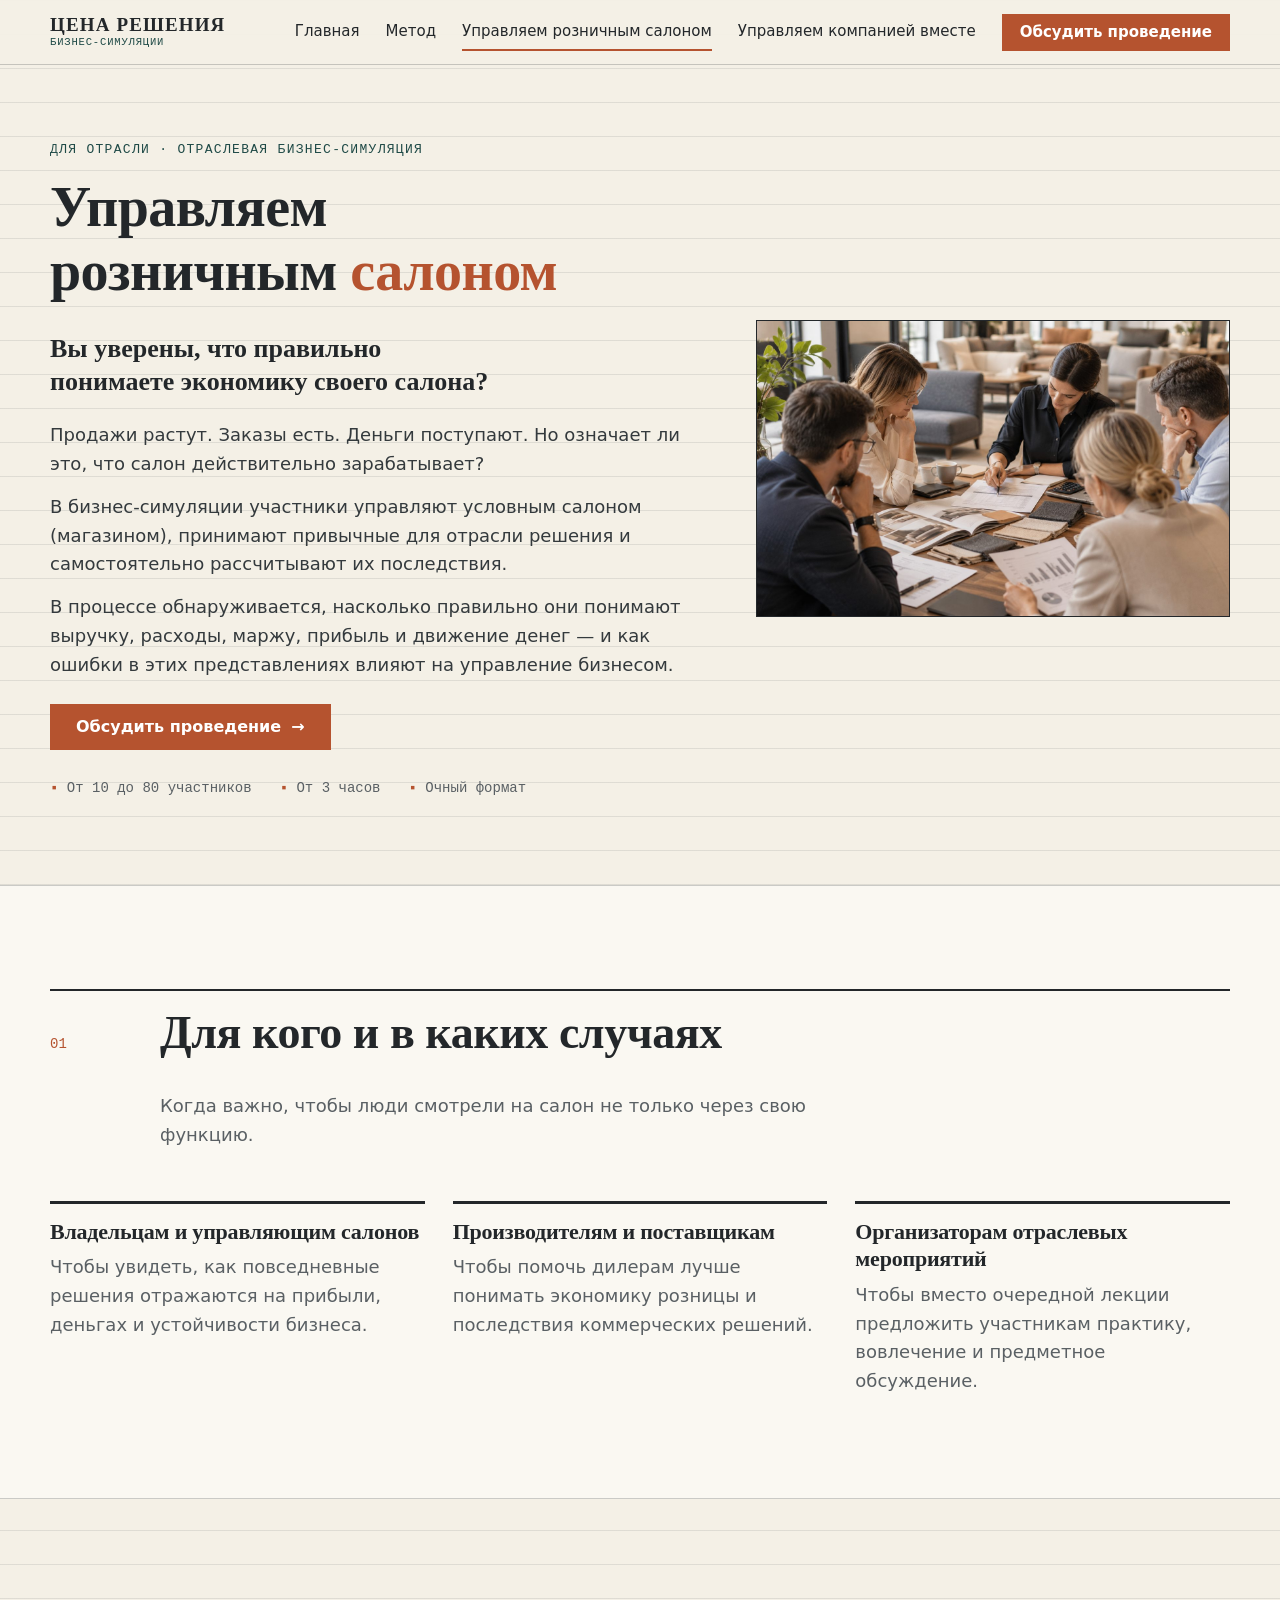
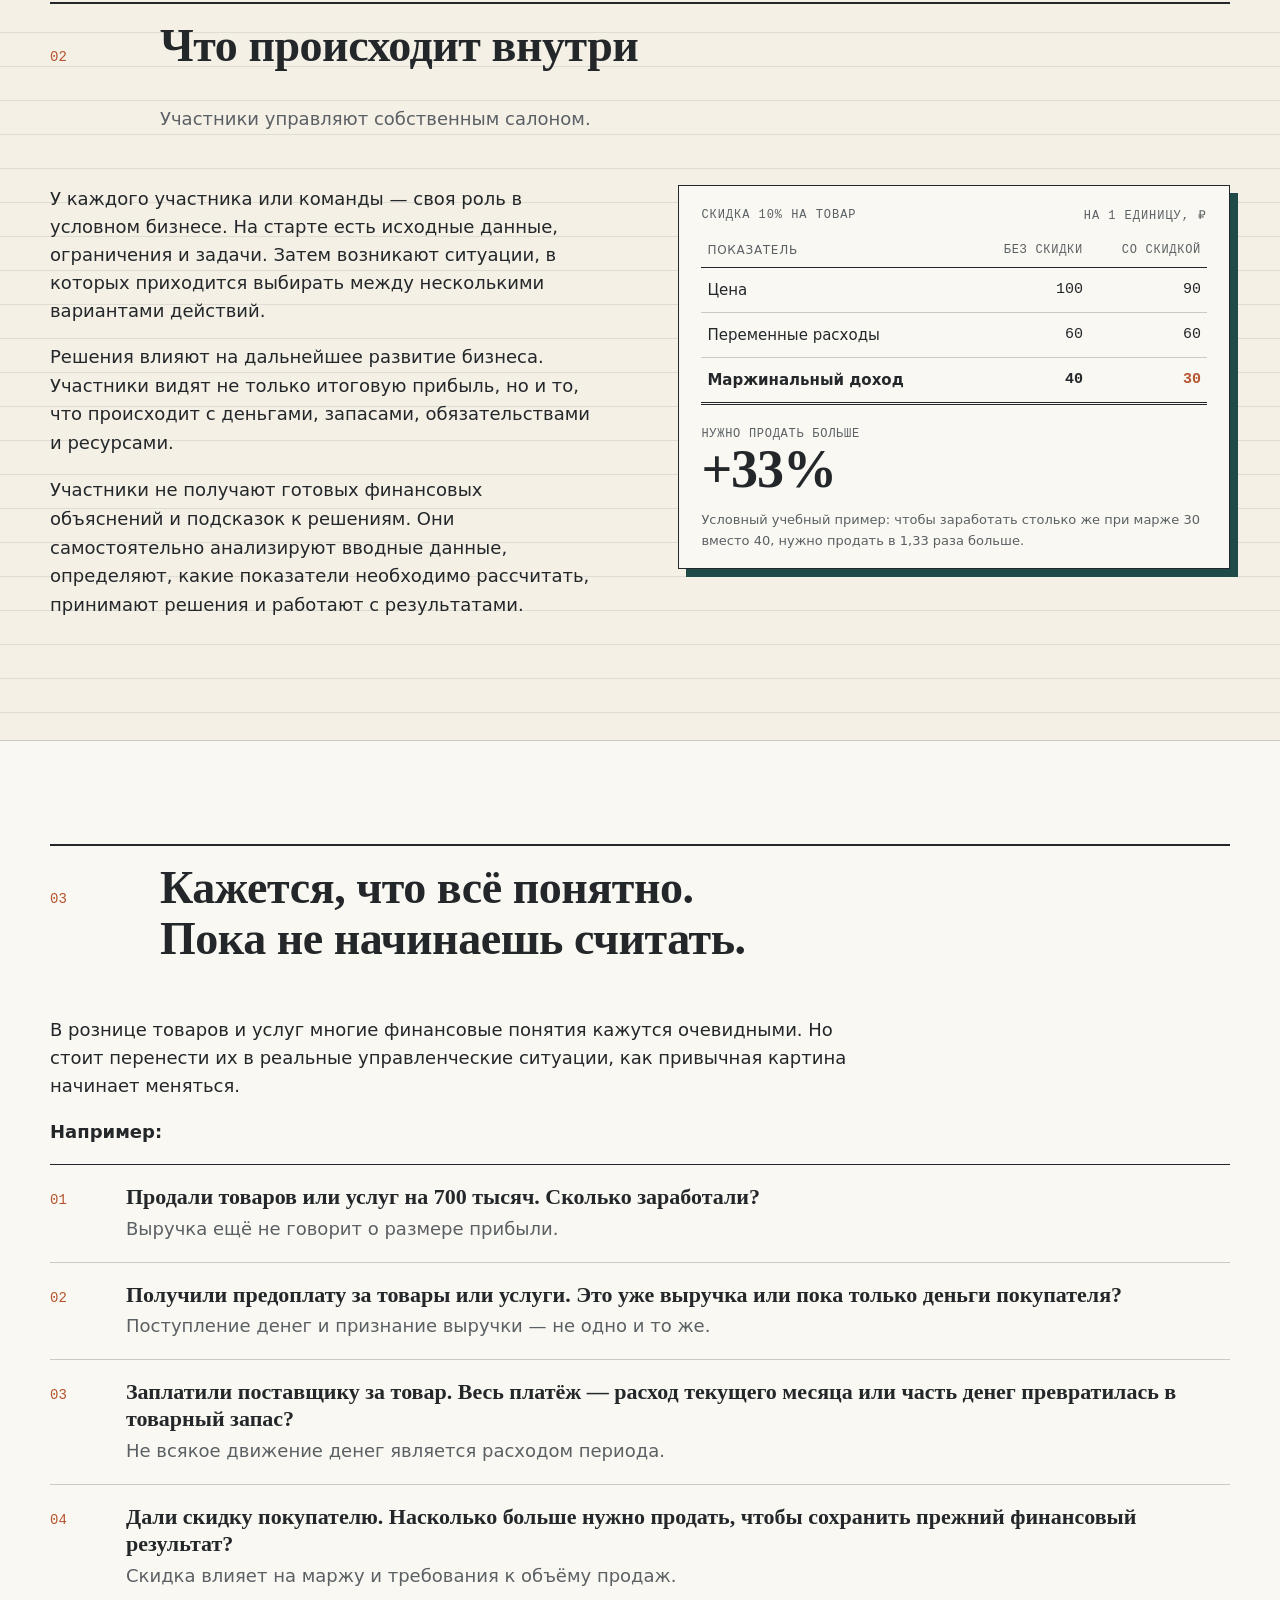
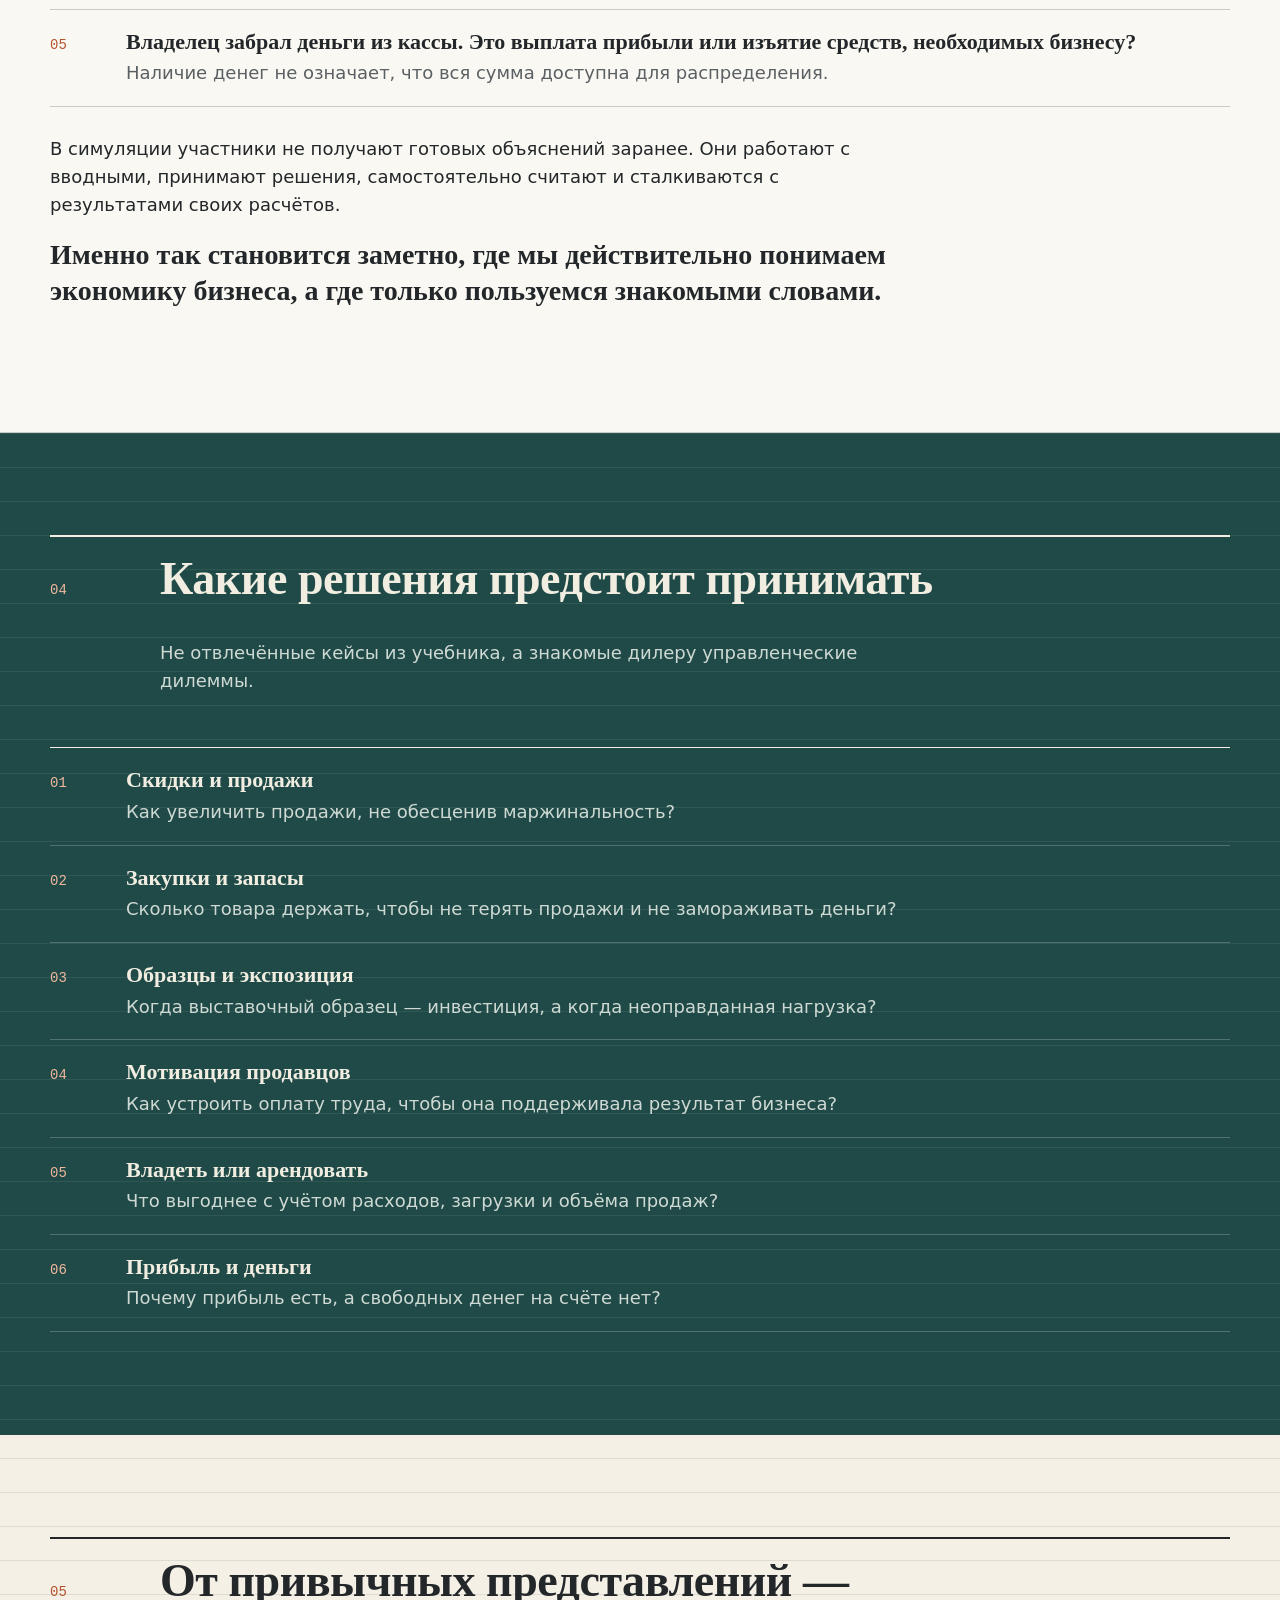
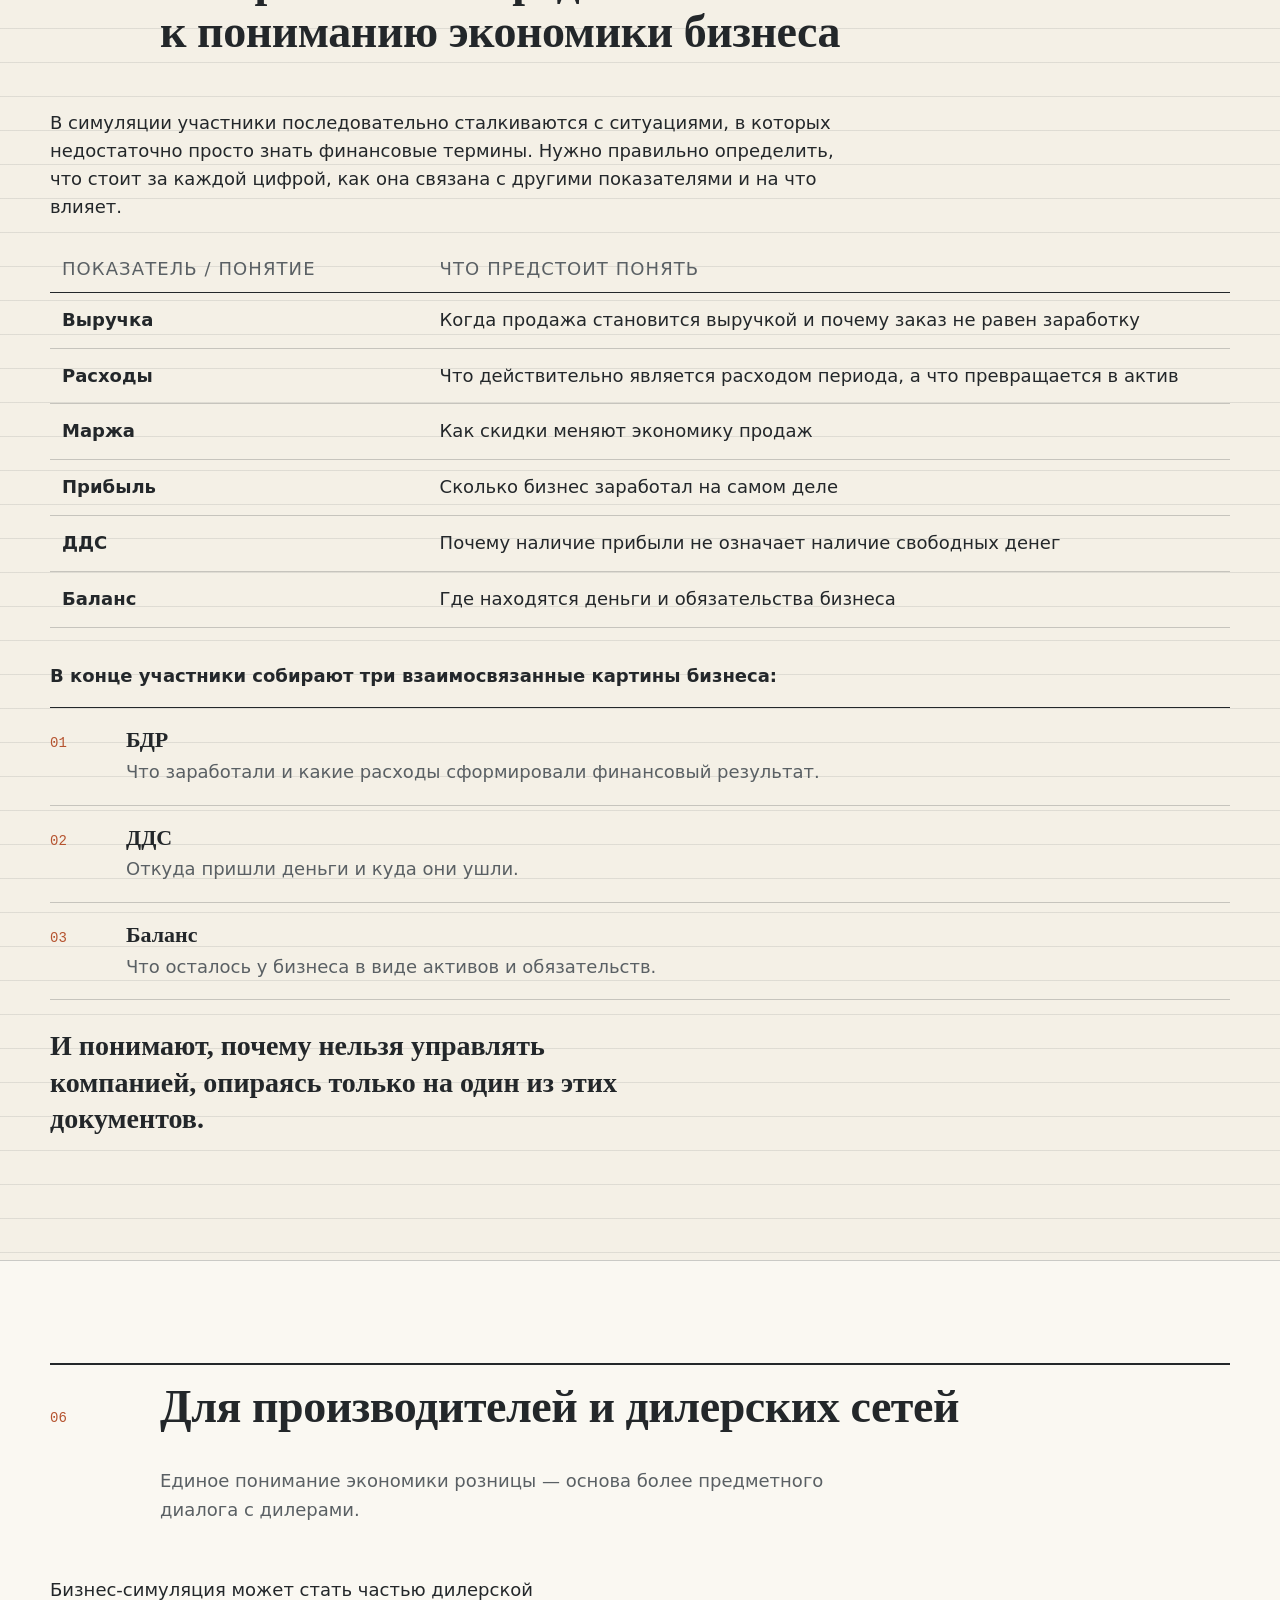
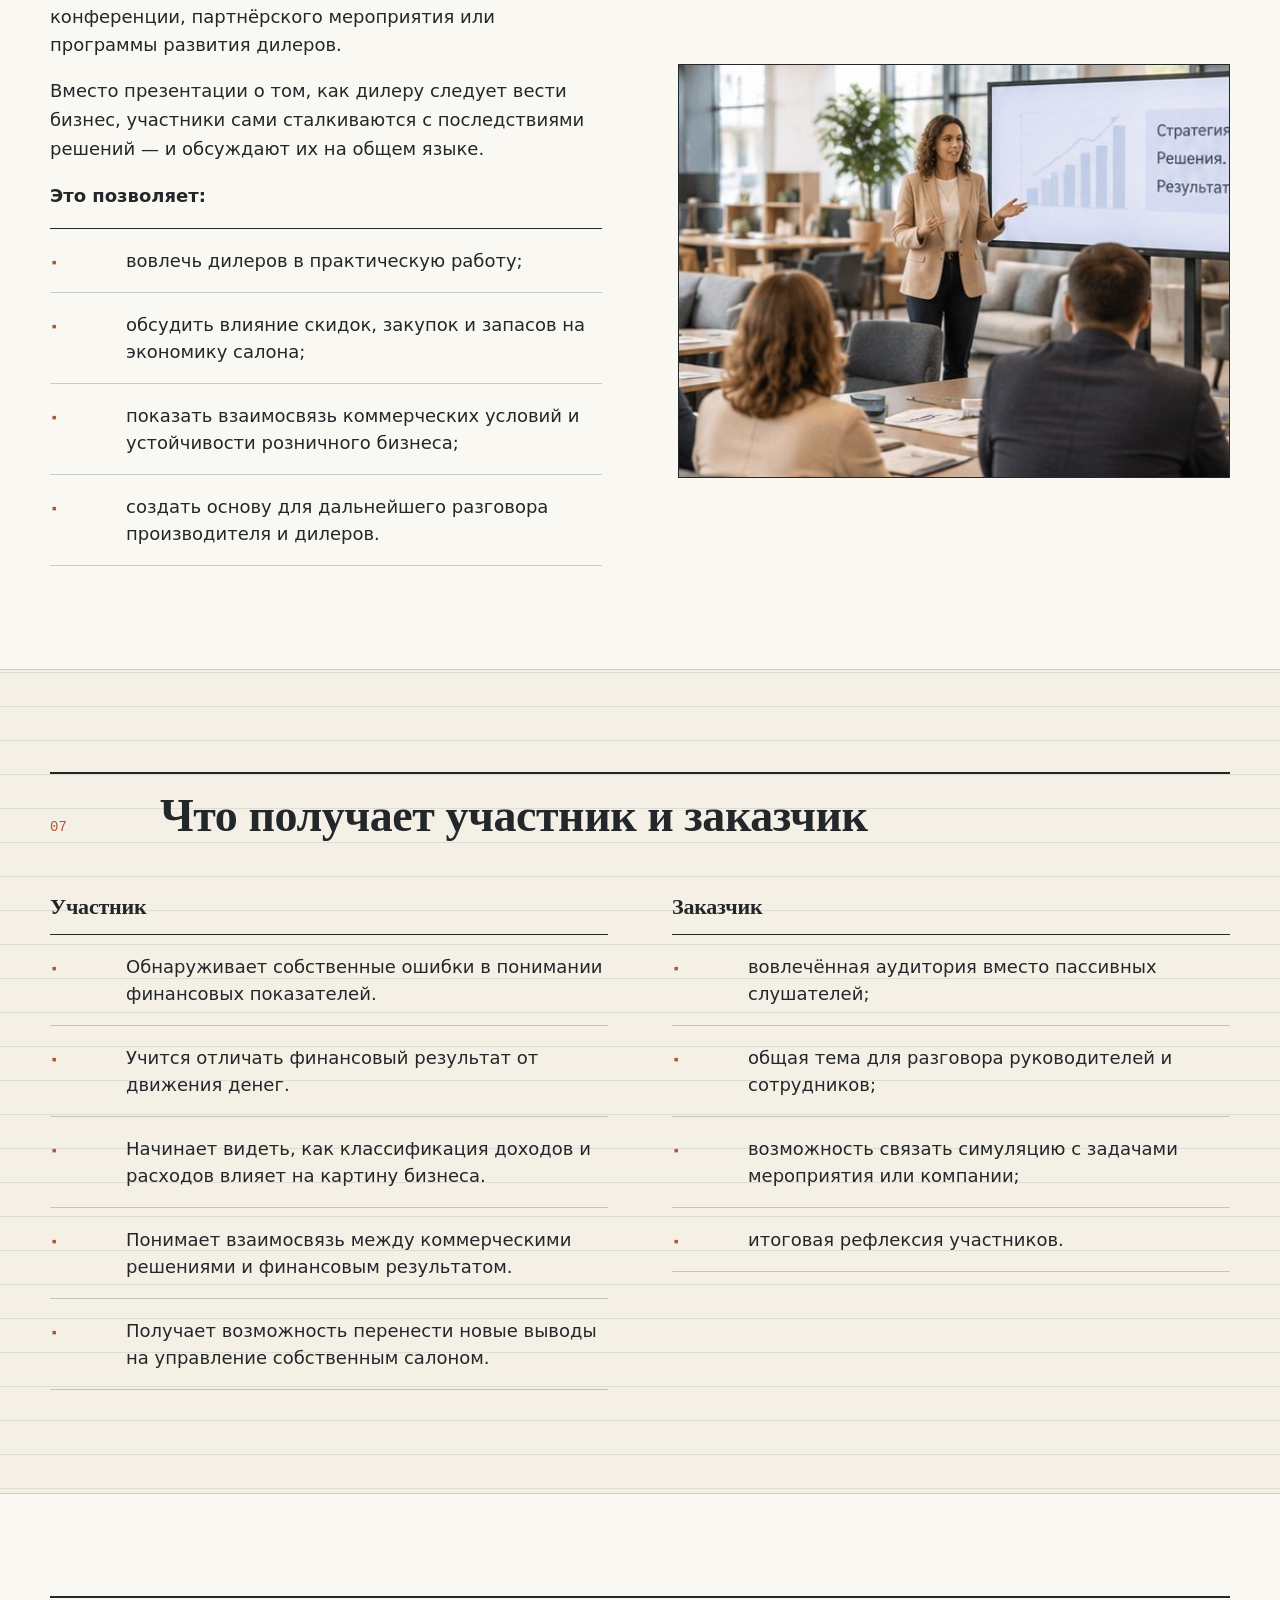
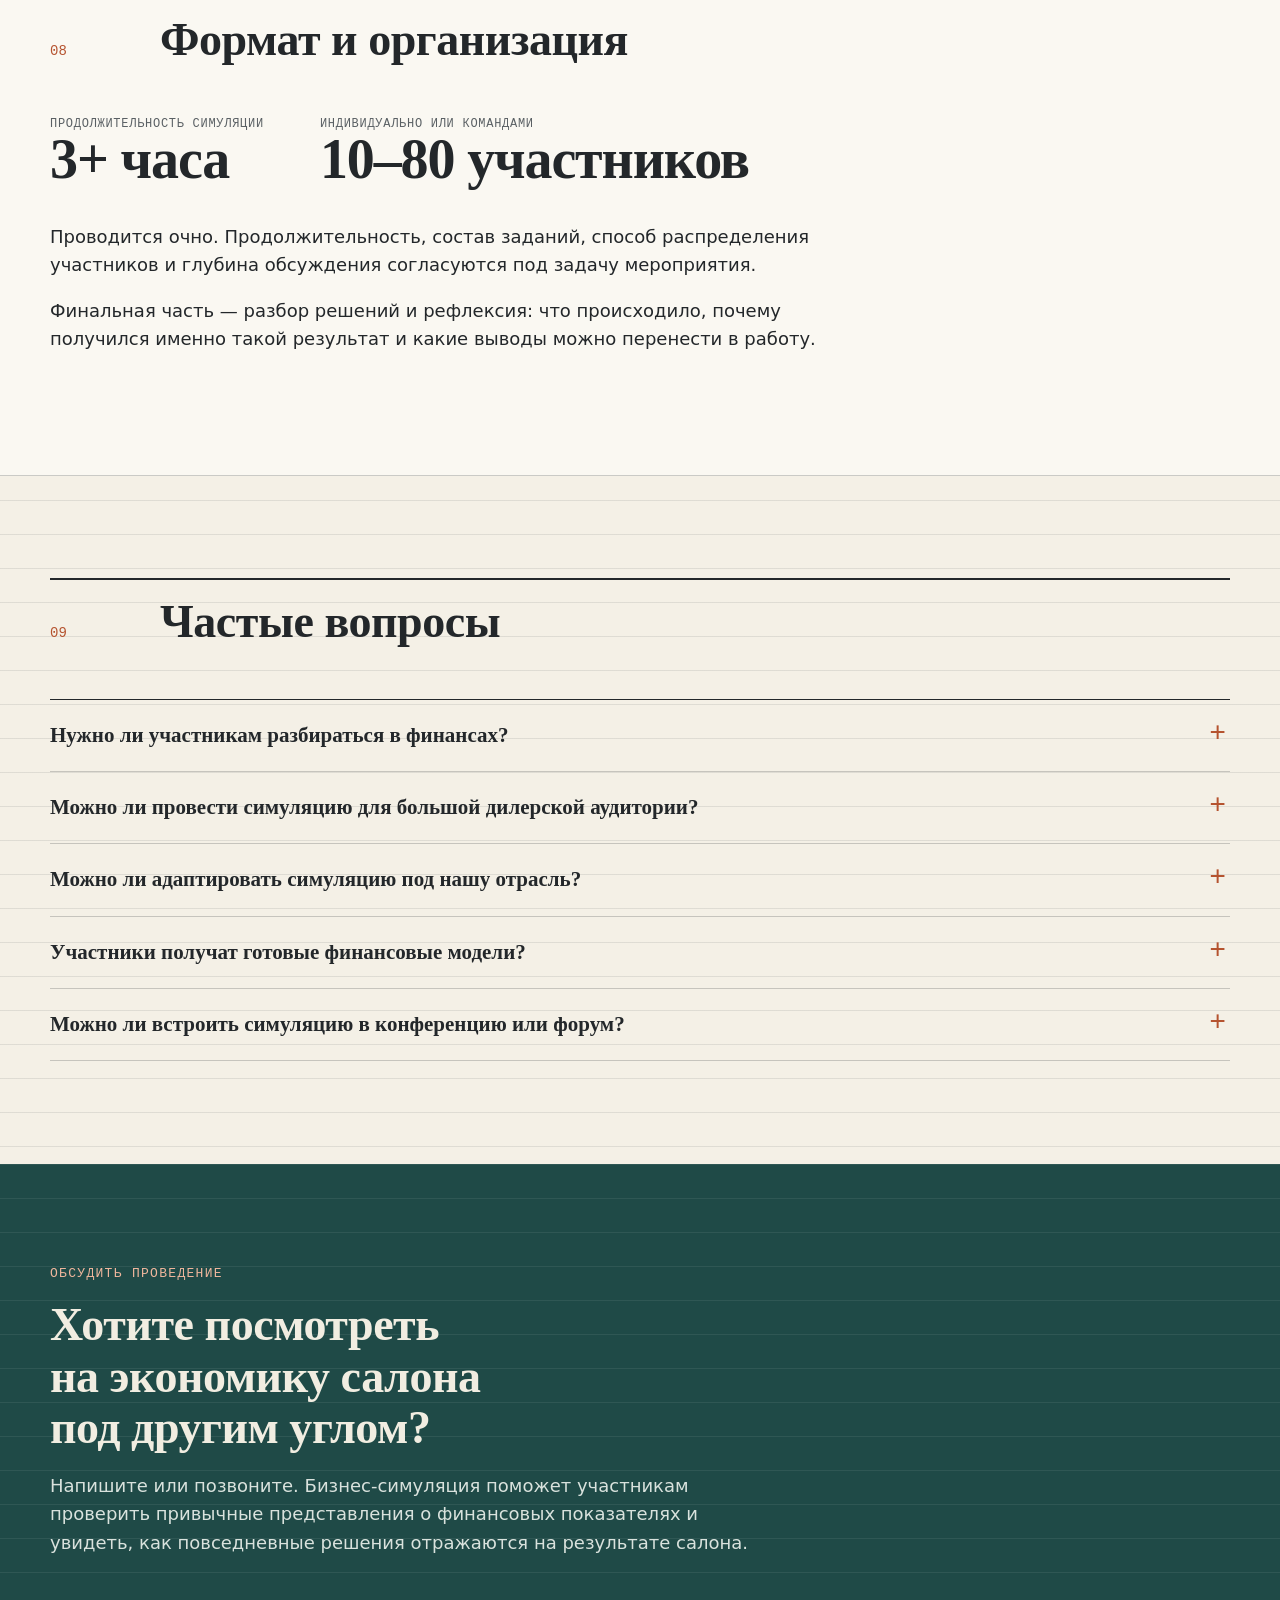
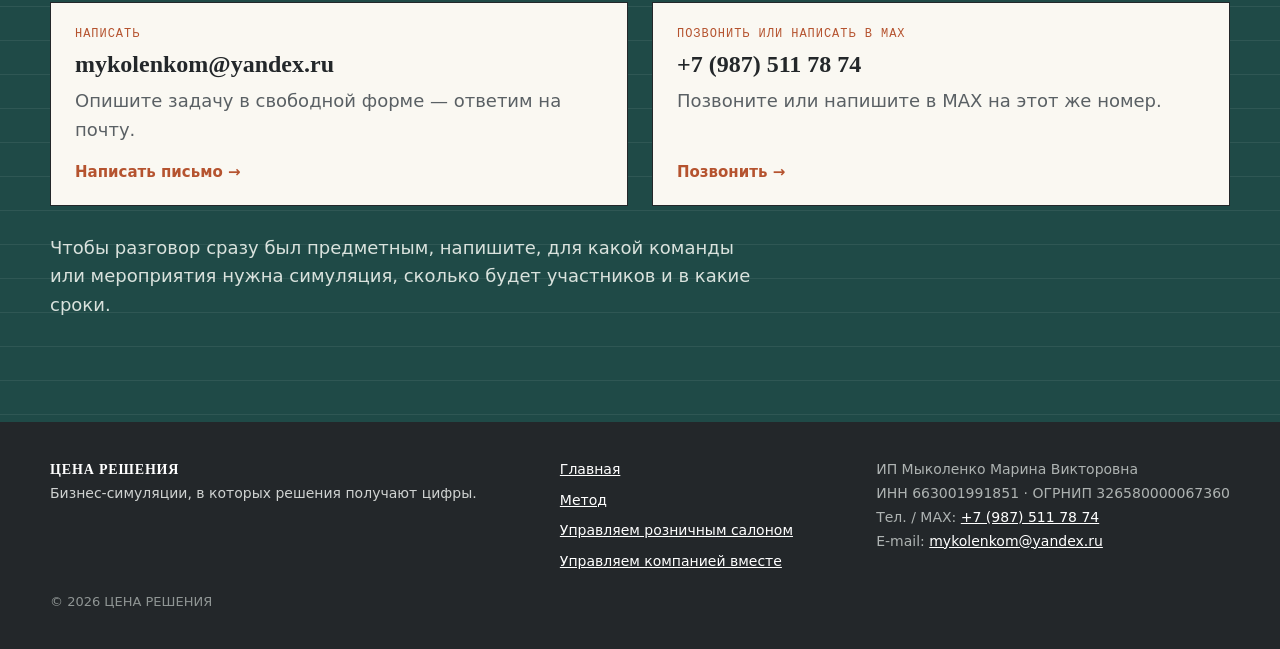
<file: salon.html>
<!doctype html>
<html lang="ru">
<head>
<meta charset="utf-8">
<meta name="viewport" content="width=device-width, initial-scale=1">
<meta name="theme-color" content="#f4f0e6">
<title>Управляем розничным салоном — бизнес-симуляция | ЦЕНА РЕШЕНИЯ</title>
<meta name="description" content="Отраслевая бизнес-симуляция для розничных салонов: проверьте, насколько точно вы понимаете выручку, расходы, маржу, прибыль и движение денег. От 3 часов, 10–80 участников.">
<meta property="og:type" content="website">
<meta property="og:title" content="Управляем розничным салоном — бизнес-симуляция | ЦЕНА РЕШЕНИЯ">
<meta property="og:description" content="Отраслевая бизнес-симуляция для розничных салонов: проверьте, насколько точно вы понимаете выручку, расходы, маржу, прибыль и движение денег. От 3 часов, 10–80 участников.">
<meta property="og:locale" content="ru_RU">
<link rel="icon" type="image/svg+xml" href="assets/favicon.svg">
<link rel="stylesheet" href="styles.css?v=20261114a">
<noscript><style>.reveal{opacity:1;transform:none}</style></noscript>
</head>
<body>
<a class="skip" href="#main">К содержанию</a>
<header class="site-header">
  <div class="wrap header-inner">
    <a class="wordmark" href="index.html" aria-label="ЦЕНА РЕШЕНИЯ — на главную"><b>ЦЕНА РЕШЕНИЯ</b><small>бизнес-симуляции</small></a>
    <button class="menu-toggle" type="button" aria-expanded="false" aria-controls="nav">Меню</button>
    <nav class="nav" id="nav" aria-label="Основная навигация">
      <a href="index.html">Главная</a>
      <a href="index.html#method">Метод</a>
      <a href="salon.html" aria-current="page">Управляем розничным салоном</a>
      <a href="company.html">Управляем компанией вместе</a>
      <a class="btn" href="#contact" data-goal="cta_header">Обсудить проведение</a>
    </nav>
  </div>
</header>
<main id="main">
<section class="hero">
  <div class="wrap hero-grid">
    <div class="hero-copy">
      <span class="eyebrow">Для отрасли · отраслевая бизнес-симуляция</span>
      <h1 class="h1-long">Управляем розничным <em>салоном</em></h1>
      <p class="hero-q">Вы уверены, что правильно понимаете экономику своего салона?</p>
      <p class="lead">Продажи растут. Заказы есть. Деньги поступают. Но означает ли это, что салон действительно зарабатывает?</p>
      <p>В бизнес-симуляции участники управляют условным салоном (магазином), принимают привычные для отрасли решения и самостоятельно рассчитывают их последствия.</p>
      <p>В процессе обнаруживается, насколько правильно они понимают выручку, расходы, маржу, прибыль и движение денег — и как ошибки в этих представлениях влияют на управление бизнесом.</p>
      <div class="hero-actions"><a class="btn" href="#contact" data-goal="cta_hero_salon">Обсудить проведение <span aria-hidden="true">→</span></a></div>
      <ul class="hero-facts"><li>От 10 до 80 участников</li><li>От 3 часов</li><li>Очный формат</li></ul>
    </div>
<figure class="photo wide reveal"><img src="assets/photos/salon-hero.jpg" alt="Участники принимают решения за столом" width="1600" height="900" fetchpriority="high" decoding="async"></figure>
  </div>
</section>
<section class="paper">
  <div class="wrap">
    <div class="sec-head reveal"><span class="sec-num">01</span><h2>Для кого и в каких случаях</h2><p>Когда важно, чтобы люди смотрели на салон не только через свою функцию.</p></div>
    <div class="grid-3">
      <div class="tile reveal"><h3>Владельцам и управляющим салонов</h3><p>Чтобы увидеть, как повседневные решения отражаются на прибыли, деньгах и устойчивости бизнеса.</p></div>
      <div class="tile reveal"><h3>Производителям и поставщикам</h3><p>Чтобы помочь дилерам лучше понимать экономику розницы и последствия коммерческих решений.</p></div>
      <div class="tile reveal"><h3>Организаторам отраслевых мероприятий</h3><p>Чтобы вместо очередной лекции предложить участникам практику, вовлечение и предметное обсуждение.</p></div>
    </div>
  </div>
</section>
<section id="inside" class="">
  <div class="wrap">
    <div class="sec-head reveal"><span class="sec-num">02</span><h2>Что происходит внутри</h2><p>Участники управляют собственным салоном.</p></div>
    <div class="method-grid">
      <div class="reveal">
        <p class="intro">У каждого участника или команды — своя роль в условном бизнесе. На старте есть исходные данные, ограничения и задачи. Затем возникают ситуации, в которых приходится выбирать между несколькими вариантами действий.</p>
        <p>Решения влияют на дальнейшее развитие бизнеса. Участники видят не только итоговую прибыль, но и то, что происходит с деньгами, запасами, обязательствами и ресурсами.</p>
        <p>Участники не получают готовых финансовых объяснений и подсказок к решениям. Они самостоятельно анализируют вводные данные, определяют, какие показатели необходимо рассчитать, принимают решения и работают с результатами.</p>
      </div>
      <div class="ledger reveal" aria-label="Учебный пример: скидка">
        <div class="ledger-cap"><span>Скидка 10% на товар</span><span>на 1 единицу, ₽</span></div>
        <table>
          <thead><tr><th>Показатель</th><th>Без скидки</th><th>Со скидкой</th></tr></thead>
          <tbody>
            <tr><td>Цена</td><td>100</td><td>90</td></tr>
            <tr><td>Переменные расходы</td><td>60</td><td>60</td></tr>
            <tr class="total"><td>Маржинальный доход</td><td>40</td><td class="neg">30</td></tr>
          </tbody>
        </table>
        <div class="big-fig"><div>Нужно продать больше<b class="neg">+33%</b></div></div>
        <p class="ledger-note">Условный учебный пример: чтобы заработать столько же при марже 30 вместо 40, нужно продать в 1,33 раза больше.</p>
      </div>
    </div>
  </div>
</section>
<section class="paper">
  <div class="wrap">
    <div class="sec-head reveal"><span class="sec-num">03</span><h2>Кажется, что всё понятно. Пока не начинаешь считать.</h2></div>
    <div class="reveal" style="max-width:74ch">
      <p class="intro">В рознице товаров и услуг многие финансовые понятия кажутся очевидными. Но стоит перенести их в реальные управленческие ситуации, как привычная картина начинает меняться.</p>
      <p><b>Например:</b></p>
    </div>
<ul class="rows reveal"><li><span class="n">01</span><div><b>Продали товаров или услуг на 700 тысяч. Сколько заработали?</b><span class="d">Выручка ещё не говорит о размере прибыли.</span></div></li><li><span class="n">02</span><div><b>Получили предоплату за товары или услуги. Это уже выручка или пока только деньги покупателя?</b><span class="d">Поступление денег и признание выручки — не одно и то же.</span></div></li><li><span class="n">03</span><div><b>Заплатили поставщику за товар. Весь платёж — расход текущего месяца или часть денег превратилась в товарный запас?</b><span class="d">Не всякое движение денег является расходом периода.</span></div></li><li><span class="n">04</span><div><b>Дали скидку покупателю. Насколько больше нужно продать, чтобы сохранить прежний финансовый результат?</b><span class="d">Скидка влияет на маржу и требования к объёму продаж.</span></div></li><li><span class="n">05</span><div><b>Владелец забрал деньги из кассы. Это выплата прибыли или изъятие средств, необходимых бизнесу?</b><span class="d">Наличие денег не означает, что вся сумма доступна для распределения.</span></div></li></ul>
    <div class="reveal" style="max-width:74ch;margin-top:28px">
      <p class="intro">В симуляции участники не получают готовых объяснений заранее. Они работают с вводными, принимают решения, самостоятельно считают и сталкиваются с результатами своих расчётов.</p>
      <p class="pull">Именно так становится заметно, где мы действительно понимаем экономику бизнеса, а где только пользуемся знакомыми словами.</p>
    </div>
  </div>
</section>
<section class="dark">
  <div class="wrap">
    <div class="sec-head reveal"><span class="sec-num">04</span><h2>Какие решения предстоит принимать</h2><p>Не отвлечённые кейсы из учебника, а знакомые дилеру управленческие дилеммы.</p></div>
<ul class="rows reveal"><li><span class="n">01</span><div><b>Скидки и продажи</b><span class="d">Как увеличить продажи, не обесценив маржинальность?</span></div></li><li><span class="n">02</span><div><b>Закупки и запасы</b><span class="d">Сколько товара держать, чтобы не терять продажи и не замораживать деньги?</span></div></li><li><span class="n">03</span><div><b>Образцы и экспозиция</b><span class="d">Когда выставочный образец — инвестиция, а когда неоправданная нагрузка?</span></div></li><li><span class="n">04</span><div><b>Мотивация продавцов</b><span class="d">Как устроить оплату труда, чтобы она поддерживала результат бизнеса?</span></div></li><li><span class="n">05</span><div><b>Владеть или арендовать</b><span class="d">Что выгоднее с учётом расходов, загрузки и объёма продаж?</span></div></li><li><span class="n">06</span><div><b>Прибыль и деньги</b><span class="d">Почему прибыль есть, а свободных денег на счёте нет?</span></div></li></ul>
  </div>
</section>
<section class="">
  <div class="wrap">
    <div class="sec-head reveal"><span class="sec-num">05</span><h2>От привычных представлений — к пониманию экономики бизнеса</h2></div>
    <p class="reveal intro">В симуляции участники последовательно сталкиваются с ситуациями, в которых недостаточно просто знать финансовые термины. Нужно правильно определить, что стоит за каждой цифрой, как она связана с другими показателями и на что влияет.</p>
    <div class="table-wrap reveal" style="margin-top:24px"><table class="table table-text">
      <thead><tr><th>Показатель / понятие</th><th>Что предстоит понять</th></tr></thead>
      <tbody><tr><td>Выручка</td><td>Когда продажа становится выручкой и почему заказ не равен заработку</td></tr><tr><td>Расходы</td><td>Что действительно является расходом периода, а что превращается в актив</td></tr><tr><td>Маржа</td><td>Как скидки меняют экономику продаж</td></tr><tr><td>Прибыль</td><td>Сколько бизнес заработал на самом деле</td></tr><tr><td>ДДС</td><td>Почему наличие прибыли не означает наличие свободных денег</td></tr><tr><td>Баланс</td><td>Где находятся деньги и обязательства бизнеса</td></tr></tbody>
    </table></div>
    <p class="reveal intro" style="margin-top:34px"><b>В конце участники собирают три взаимосвязанные картины бизнеса:</b></p>
<ul class="rows reveal"><li><span class="n">01</span><div><b>БДР</b><span class="d">Что заработали и какие расходы сформировали финансовый результат.</span></div></li><li><span class="n">02</span><div><b>ДДС</b><span class="d">Откуда пришли деньги и куда они ушли.</span></div></li><li><span class="n">03</span><div><b>Баланс</b><span class="d">Что осталось у бизнеса в виде активов и обязательств.</span></div></li></ul>
    <p class="pull reveal" style="margin-top:28px;max-width:44ch">И понимают, почему нельзя управлять компанией, опираясь только на один из этих документов.</p>
  </div>
</section>
<section class="paper">
  <div class="wrap">
    <div class="sec-head reveal"><span class="sec-num">06</span><h2>Для производителей и дилерских сетей</h2><p>Единое понимание экономики розницы — основа более предметного диалога с дилерами.</p></div>
    <div class="split">
      <div class="reveal">
        <p class="intro">Бизнес-симуляция может стать частью дилерской конференции, партнёрского мероприятия или программы развития дилеров.</p>
        <p>Вместо презентации о том, как дилеру следует вести бизнес, участники сами сталкиваются с последствиями решений — и обсуждают их на общем языке.</p>
        <p><b>Это позволяет:</b></p>
        <ul class="rows reveal plain"><li><span class="n">▪</span><div><b>вовлечь дилеров в практическую работу;</b></div></li><li><span class="n">▪</span><div><b>обсудить влияние скидок, закупок и запасов на экономику салона;</b></div></li><li><span class="n">▪</span><div><b>показать взаимосвязь коммерческих условий и устойчивости розничного бизнеса;</b></div></li><li><span class="n">▪</span><div><b>создать основу для дальнейшего разговора производителя и дилеров.</b></div></li></ul>
      </div>
      <figure class="photo reveal"><img src="assets/photos/salon-partners.jpg" alt="Большая аудитория за столами команд" width="530" height="391" loading="lazy" decoding="async"></figure>
    </div>
  </div>
</section>
<section class="">
  <div class="wrap">
    <div class="sec-head reveal"><span class="sec-num">07</span><h2>Что получает участник и заказчик</h2></div>
    <div class="cols-2">
      <div><h3 class="reveal" style="margin-bottom:14px">Участник</h3><ul class="rows reveal plain"><li><span class="n">▪</span><div><b>Обнаруживает собственные ошибки в понимании финансовых показателей.</b></div></li><li><span class="n">▪</span><div><b>Учится отличать финансовый результат от движения денег.</b></div></li><li><span class="n">▪</span><div><b>Начинает видеть, как классификация доходов и расходов влияет на картину бизнеса.</b></div></li><li><span class="n">▪</span><div><b>Понимает взаимосвязь между коммерческими решениями и финансовым результатом.</b></div></li><li><span class="n">▪</span><div><b>Получает возможность перенести новые выводы на управление собственным салоном.</b></div></li></ul></div>
      <div><h3 class="reveal" style="margin-bottom:14px">Заказчик</h3><ul class="rows reveal plain"><li><span class="n">▪</span><div><b>вовлечённая аудитория вместо пассивных слушателей;</b></div></li><li><span class="n">▪</span><div><b>общая тема для разговора руководителей и сотрудников;</b></div></li><li><span class="n">▪</span><div><b>возможность связать симуляцию с задачами мероприятия или компании;</b></div></li><li><span class="n">▪</span><div><b>итоговая рефлексия участников.</b></div></li></ul></div>
    </div>
  </div>
</section>
<section class="paper">
  <div class="wrap">
    <div class="sec-head reveal"><span class="sec-num">08</span><h2>Формат и организация</h2></div>
    <div class="org reveal"><div>Продолжительность симуляции<b>3+ часа</b></div><div>Индивидуально или командами<b>10–80 участников</b></div></div>
    <p class="reveal intro">Проводится очно. Продолжительность, состав заданий, способ распределения участников и глубина обсуждения согласуются под задачу мероприятия.</p>
    <p class="reveal">Финальная часть — разбор решений и рефлексия: что происходило, почему получился именно такой результат и какие выводы можно перенести в работу.</p>
  </div>
</section>
<section class="">
  <div class="wrap">
    <div class="sec-head reveal"><span class="sec-num">09</span><h2>Частые вопросы</h2></div>
<div class="faq reveal"><details><summary>Нужно ли участникам разбираться в финансах?</summary><p>Нет, специальная подготовка не требуется. Более того, симуляция интересна именно тем, что участники приходят со своими привычными представлениями о бизнесе и финансовых показателях.<br><br>В процессе они самостоятельно работают с цифрами, принимают решения и обнаруживают, насколько точно понимают экономику бизнеса.<br><br>Все необходимые понятия и взаимосвязи разбираются в ходе аналитической части.</p></details><details><summary>Можно ли провести симуляцию для большой дилерской аудитории?</summary><p>Да, формат рассчитан на группы от 10 до 80 человек. Организация работы зависит от количества участников.</p></details><details><summary>Можно ли адаптировать симуляцию под нашу отрасль?</summary><p>Да. В сценарии можно учитывать особенности мебельной розницы, дверей, напольных покрытий, керамики и плитки, а также значимые особенности конкретной дилерской сети.</p></details><details><summary>Участники получат готовые финансовые модели?</summary><p>Нет. Цель симуляции — не выдать универсальный шаблон управления, а помочь увидеть взаимосвязи и осознаннее работать с показателями. Итоговый формат — рефлексия; письменные выводы возможны по запросу.</p></details><details><summary>Можно ли встроить симуляцию в конференцию или форум?</summary><p>Да. Содержание и продолжительность можно согласовать с общей программой мероприятия.</p></details></div>
  </div>
</section>
<section class="contact" id="contact">
  <div class="wrap">
    <div class="reveal">
      <span class="eyebrow" style="color:#f0b79d">Обсудить проведение</span>
      <h2>Хотите посмотреть на экономику салона под другим углом?</h2>
      <p class="lead">Напишите или позвоните. Бизнес-симуляция поможет участникам проверить привычные представления о финансовых показателях и увидеть, как повседневные решения отражаются на результате салона.</p>
    </div>
    <div class="contact-cards reveal"><a class="ccard" href="mailto:mykolenkom@yandex.ru?subject=%D0%9E%D0%B1%D1%81%D1%83%D0%B4%D0%B8%D1%82%D1%8C%20%D0%BF%D1%80%D0%BE%D0%B2%D0%B5%D0%B4%D0%B5%D0%BD%D0%B8%D0%B5%3A%20%D0%A3%D0%BF%D1%80%D0%B0%D0%B2%D0%BB%D1%8F%D0%B5%D0%BC%20%D1%80%D0%BE%D0%B7%D0%BD%D0%B8%D1%87%D0%BD%D1%8B%D0%BC%20%D1%81%D0%B0%D0%BB%D0%BE%D0%BD%D0%BE%D0%BC" data-goal="cta_email"><span class="ctag">Написать</span><b>mykolenkom@yandex.ru</b><span class="cd">Опишите задачу в свободной форме — ответим на почту.</span><span class="go">Написать письмо →</span></a><a class="ccard" href="tel:+79875117874" data-goal="cta_phone"><span class="ctag">Позвонить или написать в MAX</span><b>+7 (987) 511 78 74</b><span class="cd">Позвоните или напишите в MAX на этот же номер.</span><span class="go">Позвонить →</span></a></div>
    <p class="contact-note reveal">Чтобы разговор сразу был предметным, напишите, для какой команды или мероприятия нужна симуляция, сколько будет участников и в какие сроки.</p>
  </div>
</section>
</main>
<footer class="footer">
  <div class="wrap footer-inner">
    <div><b style="font-family:var(--serif);letter-spacing:.06em;color:#fff">ЦЕНА РЕШЕНИЯ</b><br>Бизнес-симуляции, в которых решения получают цифры.</div>
    <nav aria-label="Нижняя навигация">
      <a href="index.html">Главная</a>
      <a href="index.html#method">Метод</a>
      <a href="salon.html">Управляем розничным салоном</a>
      <a href="company.html">Управляем компанией вместе</a>
    </nav>
    <div class="req">ИП Мыколенко Марина Викторовна<br>ИНН 663001991851 · ОГРНИП 326580000067360<br>Тел. / MAX: <a href="tel:+79875117874">+7 (987) 511 78 74</a><br>E-mail: <a href="mailto:mykolenkom@yandex.ru">mykolenkom@yandex.ru</a></div>
    <small class="copy">© <span id="year">2026</span> ЦЕНА РЕШЕНИЯ</small>
  </div>
</footer>
<script src="script.js?v=20261114a" defer></script>
</body>
</html>
</file>
<file: styles.css>
/* ЦЕНА РЕШЕНИЯ — стили. Направление «Ведомость»: язык управленческой отчётности. */
:root {
  --milk: #f4f0e6;
  --milk-2: #ebe5d6;
  --paper: #faf8f2;
  --graphite: #23272a;
  --graphite-soft: #5a6064;
  --teal: #1f4a47;
  --teal-2: #2c625e;
  --terra: #b5532f;
  --line: rgba(35, 39, 42, .22);
  --line-soft: rgba(35, 39, 42, .1);
  --serif: Georgia, "Times New Roman", serif;
  --sans: "Segoe UI", system-ui, -apple-system, Roboto, "Helvetica Neue", Arial, sans-serif;
  --mono: ui-monospace, "SFMono-Regular", Menlo, Consolas, monospace;
  --wrap: 1180px;
  --gutter: clamp(18px, 4vw, 40px);
  /* Единая шкала текста */
  --fs-body: 18px;              /* весь основной текст: абзацы, списки, описания в карточках */
  --fs-intro: var(--fs-body);
  --fs-sm: var(--fs-body);
  --fs-note: 13px;              /* подписи к примерам */
}
*, *::before, *::after { box-sizing: border-box; }
html { scroll-behavior: smooth; scroll-padding-top: 84px; -webkit-text-size-adjust: 100%; }
body {
  margin: 0; background: var(--milk); color: var(--graphite);
  font: 400 var(--fs-body)/1.6 var(--sans); overflow-x: hidden;
  background-image: linear-gradient(var(--line-soft) 1px, transparent 1px);
  background-size: 100% 34px;
}
img, svg { max-width: 100%; display: block; }
a { color: inherit; }
h1, h2, h3 { font-family: var(--serif); font-weight: 600; line-height: 1.12; margin: 0; letter-spacing: -.01em; }
h1 { font-size: clamp(32px, 4.4vw, 56px); line-height: 1.15; text-wrap: balance; }
h2 { font-size: clamp(28px, 4vw, 46px); text-wrap: balance; }
h3 { font-size: clamp(19px, 2vw, 22px); line-height: 1.25; }
p { margin: 0 0 1em; }
main p { max-width: 70ch; }
.wrap { width: min(var(--wrap), 100% - 2 * var(--gutter)); margin-inline: auto; }
.mono { font-family: var(--mono); }
.skip { position: absolute; left: -999px; top: 8px; background: var(--graphite); color: #fff; padding: 8px 14px; z-index: 100; }
.skip:focus { left: 8px; }
.sr { position: absolute; width: 1px; height: 1px; overflow: hidden; clip: rect(0 0 0 0); }

/* ---------- Типографика: единые классы ---------- */
.intro { font-size: var(--fs-intro); line-height: 1.55; }
.pull { font: 600 clamp(22px, 2.6vw, 28px)/1.3 var(--serif); margin: 0 0 20px; }
.pull.big { font-size: clamp(24px, 3.2vw, 38px); }
.eyebrow { font: 500 13px var(--mono); letter-spacing: .1em; text-transform: uppercase; color: var(--teal); margin-bottom: 18px; display: block; }

/* ---------- Шапка ---------- */
.site-header { position: sticky; top: 0; z-index: 50; background: rgba(244, 240, 230, .97); border-bottom: 1px solid var(--line); }
.header-inner { display: flex; align-items: center; justify-content: space-between; gap: 20px; min-height: 64px; }
.wordmark { text-decoration: none; display: flex; flex-direction: column; line-height: 1.1; }
.wordmark b { font-family: var(--serif); font-size: 19px; letter-spacing: .06em; font-weight: 700; }
.wordmark small { font: 500 10.5px/1.3 var(--mono); color: var(--teal); letter-spacing: .08em; text-transform: uppercase; }
.nav { display: flex; align-items: center; gap: 26px; }
.nav a { text-decoration: none; font-size: 15px; padding: 6px 0; border-bottom: 2px solid transparent; }
.nav a:hover, .nav a[aria-current="page"] { border-bottom-color: var(--terra); }
.nav .btn { border-bottom: 0; padding: 11px 18px; }
.menu-toggle { display: none; background: none; border: 1px solid var(--graphite); padding: 9px 14px; font: 500 14px var(--sans); cursor: pointer; color: inherit; }

/* ---------- Кнопки ---------- */
.btn { display: inline-flex; align-items: center; gap: 10px; background: var(--terra); color: #fff; text-decoration: none; border: 0; padding: 15px 26px; font: 600 16px/1 var(--sans); cursor: pointer; transition: background .2s, transform .2s; }
.btn:hover { background: #9a4325; transform: translateY(-1px); }
.btn-ghost { background: transparent; color: var(--graphite); box-shadow: inset 0 0 0 1.5px var(--graphite); }
.btn-ghost:hover { background: var(--graphite); color: #fff; }
:focus-visible { outline: 3px solid var(--terra); outline-offset: 3px; }

/* ---------- Секции ---------- */
section { padding: clamp(56px, 8vw, 104px) 0; }
.sec-head { display: grid; grid-template-columns: 90px 1fr; gap: 20px; align-items: baseline; margin-bottom: clamp(28px, 4vw, 52px); border-top: 2px solid var(--graphite); padding-top: 16px; }
.sec-num { font: 500 14px var(--mono); color: var(--terra); }
.sec-head p { grid-column: 2; max-width: 62ch; color: var(--graphite-soft); margin: 14px 0 0; font-size: var(--fs-intro); }
.dark { background: var(--teal); color: #f1ede1; background-image: linear-gradient(rgba(255,255,255,.07) 1px, transparent 1px); background-size: 100% 34px; }
.dark .sec-head { border-top-color: #f1ede1; }
.dark .sec-num { color: #f0b79d; }
.dark .sec-head p { color: #cfd9d4; }
.paper { background: var(--paper); border-block: 1px solid var(--line); background-image: none; }
.band { padding: clamp(44px, 6vw, 80px) 0; }

/* ---------- Первый экран ---------- */
.hero { padding: clamp(40px, 6vw, 84px) 0 clamp(56px, 7vw, 96px); }
.hero-grid { display: grid; grid-template-columns: 1.15fr .85fr; gap: clamp(28px, 5vw, 72px); align-items: center; }
.hero h1 em { font-style: normal; color: var(--terra); }
.hero-copy p { color: #343a3d; margin: 0 0 14px; }
.hero-copy .lead { font-size: var(--fs-body); margin: 22px 0 14px; }
.hero-q { font: 600 clamp(22px, 2.4vw, 26px)/1.3 var(--serif); margin: 28px 0 18px; max-width: 34ch; }
.hero-copy .hero-q { color: var(--graphite); margin: 28px 0 18px; }
.flow { font-size: 14px; letter-spacing: .08em; color: var(--teal); margin: 22px 0 26px; line-height: 1.7; }
.hero-actions { display: flex; flex-wrap: wrap; gap: 14px; margin-top: 24px; }
.hero-facts { display: flex; flex-wrap: wrap; gap: 10px 28px; margin: 30px 0 0; padding: 0; list-style: none; font: 500 14px var(--mono); color: var(--graphite-soft); }
.hero-facts li::before { content: "▪ "; color: var(--terra); }

/* ---------- Ведомость (план/факт) ---------- */
.ledger { background: var(--paper); border: 1.5px solid var(--graphite); box-shadow: 8px 8px 0 var(--teal); padding: 22px 22px 16px; position: relative; }
.ledger-cap { font: 500 12px var(--mono); letter-spacing: .08em; text-transform: uppercase; color: var(--graphite-soft); display: flex; justify-content: space-between; gap: 12px; margin-bottom: 10px; }
.ledger table, .table { width: 100%; border-collapse: collapse; font-family: var(--mono); font-variant-numeric: tabular-nums; font-size: 15px; }
.ledger th, .ledger td, .table th, .table td { padding: 10px 6px; text-align: right; border-bottom: 1px solid var(--line); }
.ledger th:first-child, .ledger td:first-child, .table th:first-child, .table td:first-child { text-align: left; font-family: var(--sans); }
.ledger thead th, .table thead th { font: 500 12px var(--mono); text-transform: uppercase; letter-spacing: .06em; color: var(--graphite-soft); border-bottom: 1.5px solid var(--graphite); }
.ledger tr.total td, .table tr.total td { font-weight: 600; border-bottom: 3px double var(--graphite); }
.neg { color: var(--terra); font-weight: 600; }
.pos { color: var(--teal-2); font-weight: 600; }
.ledger-q { font: 600 var(--fs-body)/1.35 var(--serif); margin: 16px 0 4px; }
.ledger-note { font-size: var(--fs-note); color: var(--graphite-soft); margin: 12px 0 0; }
.stamp { position: absolute; right: -14px; top: -16px; background: var(--terra); color: #fff; font: 600 12px/1.25 var(--mono); padding: 9px 12px; transform: rotate(3deg); text-transform: uppercase; letter-spacing: .05em; }
.table-wrap { overflow-x: auto; -webkit-overflow-scrolling: touch; }
.table-wrap .table { min-width: 460px; }
.table-wrap .table.table-text { min-width: 0; }
.table.table-text th, .table.table-text td { text-align: left; font-family: var(--sans); vertical-align: top; padding: 13px 12px; font-size: var(--fs-sm); }
.table.table-text td:first-child { font-weight: 600; width: 32%; }
.big-fig { display: flex; flex-wrap: wrap; gap: 10px 36px; margin: 22px 0 6px; }
.big-fig div { font: 500 12px var(--mono); color: var(--graphite-soft); text-transform: uppercase; letter-spacing: .06em; }
.big-fig b { display: block; font: 600 clamp(34px, 5vw, 54px)/1.05 var(--serif); color: var(--graphite); letter-spacing: -.02em; text-transform: none; }
.bar { display: grid; grid-template-columns: 130px 1fr auto; gap: 12px; align-items: center; margin: 10px 0; font: 500 13px var(--mono); }
.bar i { display: block; height: 26px; background: var(--teal); }
.bar.alt i { background: var(--terra); }
.bar b { font-weight: 600; white-space: nowrap; }

/* ---------- Ось «Ход» ---------- */
.axis { list-style: none; margin: 0; padding: 0; position: relative; counter-reset: step; }
.axis::before { content: ""; position: absolute; left: 21px; top: 8px; bottom: 8px; width: 2px; background: var(--line); }
.axis li { position: relative; padding: 0 0 34px 72px; counter-increment: step; }
.axis li:last-child { padding-bottom: 0; }
.axis li::before { content: counter(step); position: absolute; left: 0; top: 0; width: 44px; height: 44px; border-radius: 50%; background: var(--milk); border: 2px solid var(--graphite); display: grid; place-items: center; font: 600 16px var(--mono); transition: background .3s, color .3s, border-color .3s; }
.axis li.on::before { background: var(--terra); border-color: var(--terra); color: #fff; }
.axis h3 { margin: 4px 0 6px; }
.axis p { margin: 0; max-width: 56ch; color: var(--graphite-soft); font-size: var(--fs-sm); }
.method-grid, .split { display: grid; grid-template-columns: 1fr 1fr; gap: clamp(28px, 6vw, 80px); }
.method-grid { align-items: start; }
.split { align-items: center; }
.method-grid > *, .split > *, .hero-grid > * { min-width: 0; }

/* ---------- Карточки и плитки ---------- */
.cards-2 { display: grid; grid-template-columns: 1fr 1fr; gap: clamp(18px, 3vw, 36px); }
.card { background: var(--paper); border: 1.5px solid var(--graphite); padding: clamp(22px, 3vw, 36px); display: flex; flex-direction: column; gap: 14px; position: relative; }
.card .tag { font: 500 12px var(--mono); letter-spacing: .08em; text-transform: uppercase; color: var(--terra); }
.card p { color: var(--graphite-soft); margin: 0; font-size: var(--fs-sm); }
.card .meta { display: flex; flex-wrap: wrap; gap: 8px 20px; font: 500 14px var(--mono); margin: 4px 0 10px; }
.card .btn { align-self: flex-start; margin-top: auto; }
.card:hover { box-shadow: 8px 8px 0 var(--teal); transform: translate(-3px, -3px); transition: .2s; }
.grid-3 { display: grid; grid-template-columns: repeat(3, 1fr); gap: clamp(16px, 2.4vw, 28px); }
.grid-4 { display: grid; grid-template-columns: repeat(4, 1fr); gap: clamp(14px, 2vw, 24px); }
.tile { border-top: 3px solid var(--graphite); padding-top: 14px; }
.tile h3 { margin-bottom: 8px; }
.tile p { color: var(--graphite-soft); margin: 0; font-size: var(--fs-sm); }
.role { background: var(--paper); border: 1.5px solid var(--graphite); padding: 20px; }
.role h3 { margin: 0 0 8px; }
.role p { margin: 0; color: var(--graphite-soft); font-size: var(--fs-sm); }
.note-box { border-left: 4px solid var(--terra); background: var(--paper); padding: 14px 18px; font-size: var(--fs-sm); color: var(--graphite-soft); margin-top: 24px; }

/* ---------- Строки-списки ---------- */
.rows { list-style: none; margin: 0; padding: 0; border-top: 1.5px solid var(--graphite); }
.rows li { display: grid; grid-template-columns: 56px 1fr; gap: 12px 20px; padding: 18px 0; border-bottom: 1px solid var(--line); align-items: baseline; }
.rows .n { font: 500 14px var(--mono); color: var(--terra); }
.rows b { font: 600 clamp(19px, 2vw, 22px)/1.25 var(--serif); display: block; }
.rows .d { display: block; color: var(--graphite-soft); margin-top: 4px; font-size: var(--fs-sm); }
.rows.plain b { font: 500 var(--fs-body)/1.5 var(--sans); }
.cols-2 { display: grid; grid-template-columns: 1fr 1fr; gap: 0 clamp(24px, 5vw, 64px); }
.cols-2 > .rows:nth-child(2) { border-top-color: transparent; }
.dark .rows { border-top-color: #f1ede1; }
.dark .rows li { border-bottom-color: rgba(255,255,255,.22); }
.dark .rows .n { color: #f0b79d; }
.dark .rows .d { color: #cfd9d4; }
.dark .tile { border-top-color: #f0b79d; }
.dark .tile p { color: #cfd9d4; }

/* ---------- Фото ---------- */
.photo { margin: 0; }
.photo .slot { aspect-ratio: 4 / 3; background: repeating-linear-gradient(135deg, var(--milk-2) 0 12px, #e2dbc9 12px 24px); border: 1.5px dashed var(--graphite-soft); display: grid; place-items: center; text-align: center; padding: 18px; font: 500 13px/1.5 var(--mono); color: var(--graphite-soft); }
.photo img { width: 100%; height: auto; aspect-ratio: 4 / 3; object-fit: cover; border: 1.5px solid var(--graphite); }
.photo figcaption { font: 500 12px var(--mono); color: var(--graphite-soft); margin-top: 8px; text-transform: uppercase; letter-spacing: .05em; }
.photo.wide .slot, .photo.wide img { aspect-ratio: 16 / 10; }

/* ---------- FAQ и организация ---------- */
.faq details { border-bottom: 1px solid var(--line); padding: 4px 0; }
.faq details:first-child { border-top: 1.5px solid var(--graphite); }
.faq summary { cursor: pointer; list-style: none; padding: 18px 40px 18px 0; font: 600 clamp(18px, 2vw, 21px)/1.3 var(--serif); position: relative; }
.faq summary::-webkit-details-marker { display: none; }
.faq summary::after { content: "+"; position: absolute; right: 4px; top: 14px; font: 400 28px var(--mono); color: var(--terra); }
.faq details[open] summary::after { content: "–"; }
.faq details p { color: var(--graphite-soft); padding-bottom: 14px; margin: 0; }
.org { display: flex; flex-wrap: wrap; gap: 28px 56px; margin-bottom: 36px; }
.org div { font: 500 12px var(--mono); text-transform: uppercase; letter-spacing: .06em; color: var(--graphite-soft); }
.org b { display: block; font: 600 clamp(34px, 5vw, 56px)/1 var(--serif); color: var(--graphite); text-transform: none; letter-spacing: -.02em; }

/* ---------- Как обратиться ---------- */
.contact { background: var(--teal); color: #f1ede1; background-image: linear-gradient(rgba(255,255,255,.07) 1px, transparent 1px); background-size: 100% 34px; }
.contact h2 { margin-bottom: 18px; max-width: 24ch; }
.contact .lead { font-size: var(--fs-intro); color: #d9e2dd; margin: 0 0 clamp(28px, 4vw, 44px); max-width: 62ch; }
.contact-cards { display: grid; grid-template-columns: repeat(auto-fit, minmax(260px, 1fr)); gap: clamp(14px, 2vw, 24px); }
.ccard { display: flex; flex-direction: column; gap: 8px; background: var(--paper); color: var(--graphite); border: 1.5px solid var(--graphite); padding: 24px; text-decoration: none; transition: box-shadow .2s, transform .2s; }
.ccard:hover { box-shadow: 8px 8px 0 rgba(0, 0, 0, .3); transform: translate(-3px, -3px); }
.ccard .ctag { font: 500 12px var(--mono); letter-spacing: .08em; text-transform: uppercase; color: var(--terra); }
.ccard b { font: 600 clamp(20px, 2.2vw, 24px)/1.25 var(--serif); overflow-wrap: anywhere; }
.ccard span.cd { font-size: var(--fs-sm); color: var(--graphite-soft); }
.ccard .go { margin-top: auto; padding-top: 10px; font: 600 15px var(--sans); color: var(--terra); }
.ccard img { width: 132px; height: 132px; margin-top: 8px; border: 1.5px solid var(--graphite); }
.contact-note { margin: 28px 0 0; font-size: var(--fs-sm); color: #d9e2dd; max-width: 62ch; }

/* ---------- Подвал ---------- */
.footer { background: var(--graphite); color: #cfd2d1; padding: 36px 0; font-size: 14px; }
.footer-inner { display: flex; flex-wrap: wrap; gap: 20px 48px; justify-content: space-between; align-items: flex-start; }
.footer a { color: #fff; }
.footer nav { display: flex; flex-direction: column; gap: 8px; }
.footer .req { line-height: 1.7; color: #aeb3b2; }
.footer .copy { width: 100%; color: #8f9594; font-size: 13px; }

/* ---------- Анимация появления ---------- */
.reveal { opacity: 0; transform: translateY(18px); transition: opacity .6s, transform .6s; }
.reveal.in { opacity: 1; transform: none; }
@media (prefers-reduced-motion: reduce) {
  html { scroll-behavior: auto; }
  .reveal { opacity: 1; transform: none; transition: none; }
  .btn, .card, .ccard { transition: none; }
}

/* ---------- Адаптив ---------- */
@media (max-width: 960px) {
  .hero-grid, .method-grid, .cards-2, .split, .cols-2 { grid-template-columns: 1fr; }
  .grid-3, .grid-4 { grid-template-columns: 1fr 1fr; }
  .cols-2 > .rows:nth-child(2) { border-top-color: var(--graphite); }
  .stamp { right: 8px; }
}
@media (max-width: 820px) {
  .menu-toggle { display: block; }
  .nav { display: none; position: absolute; top: 100%; left: 0; right: 0; background: var(--milk); flex-direction: column; align-items: stretch; gap: 0; padding: 8px var(--gutter) 20px; border-bottom: 1px solid var(--line); }
  .nav.open { display: flex; }
  .nav a { padding: 14px 0; border-bottom: 1px solid var(--line-soft); font-size: 17px; }
  .nav .btn { margin-top: 14px; justify-content: center; border: 0; }
}
@media (max-width: 560px) {
  :root { --fs-body: 17px; }
  .sec-head { grid-template-columns: 1fr; gap: 6px; }
  .sec-head p { grid-column: 1; }
  .grid-3, .grid-4 { grid-template-columns: 1fr; }
  .rows li { grid-template-columns: 36px 1fr; }
  .hero-actions .btn { width: 100%; justify-content: center; }
  .ledger { box-shadow: 5px 5px 0 var(--teal); padding: 18px 14px 12px; }
  .ledger table { font-size: 13.5px; }
  .ledger th, .ledger td { padding: 9px 3px; }
  .axis li { padding-left: 60px; }
  .axis li::before { width: 38px; height: 38px; font-size: 14px; }
  .axis::before { left: 18px; }
  .bar { grid-template-columns: 1fr auto; }
  .bar span { grid-column: 1 / -1; }
}
</file>
